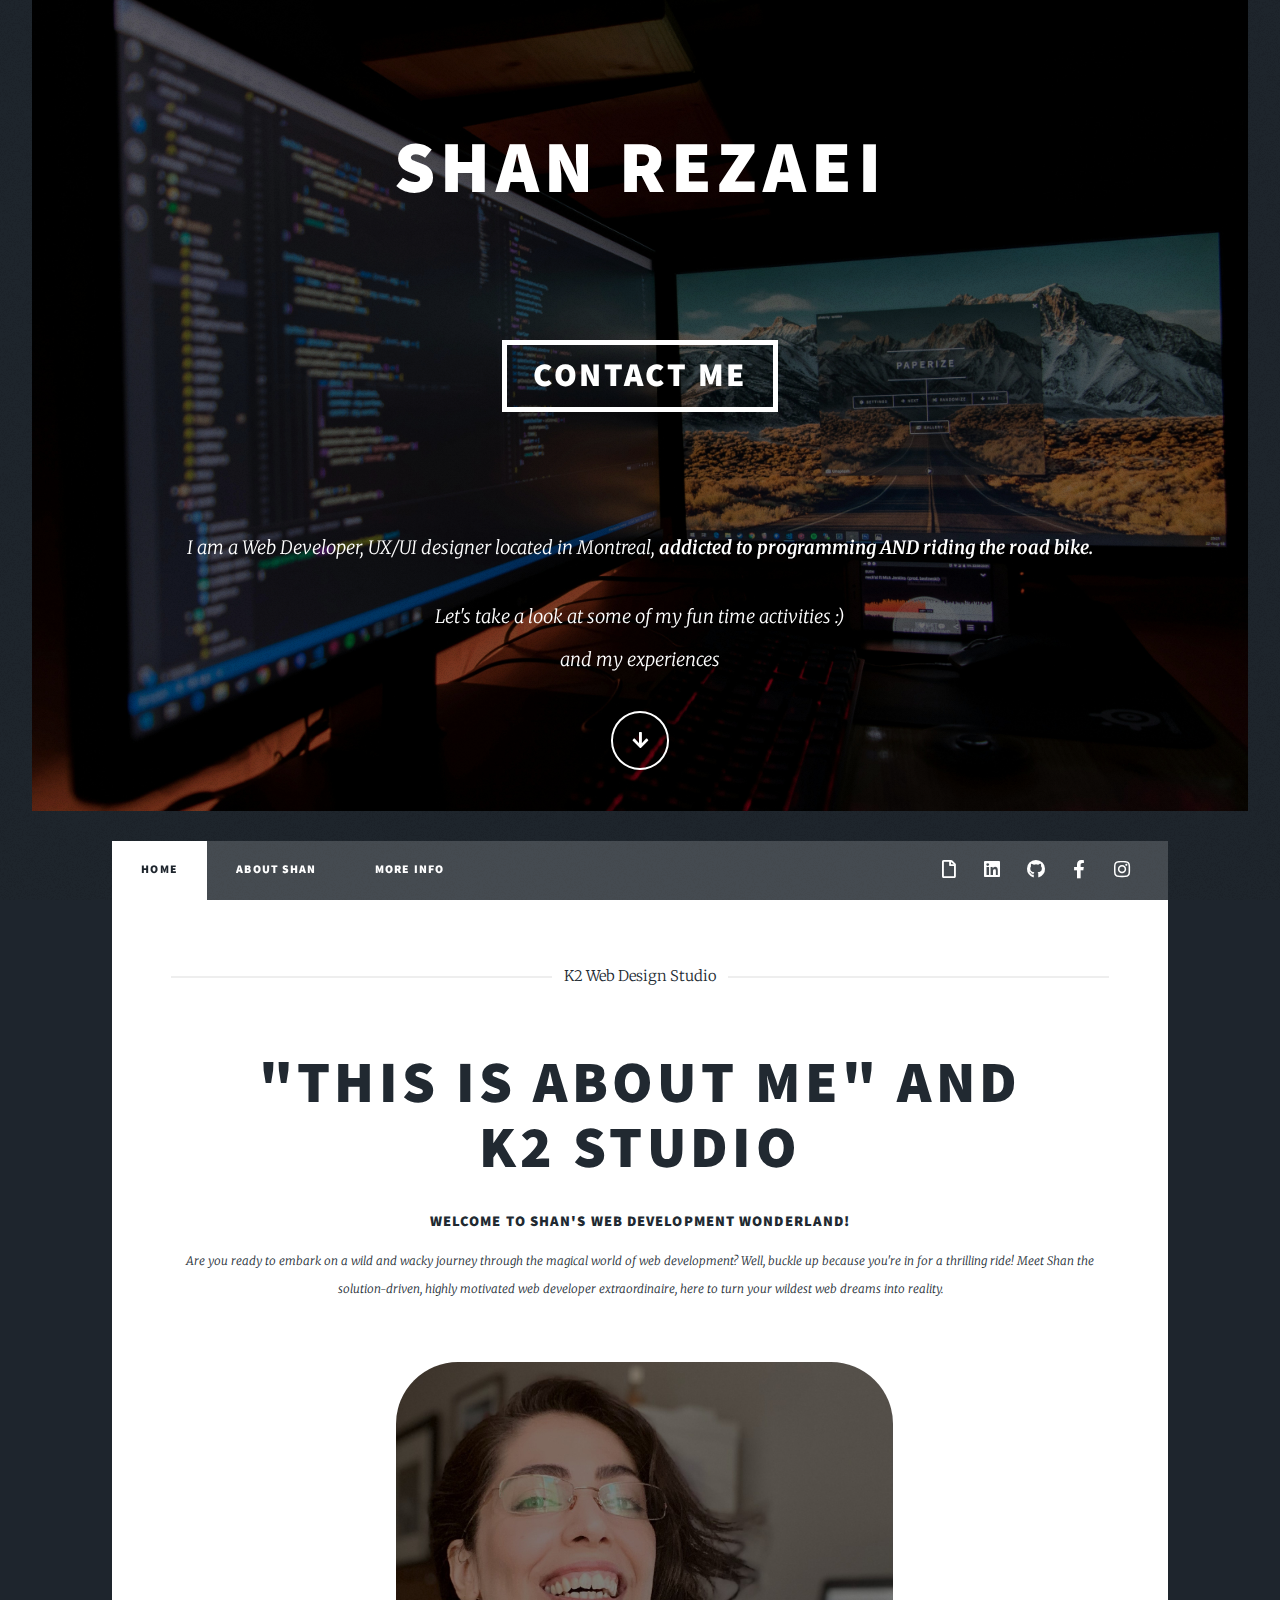
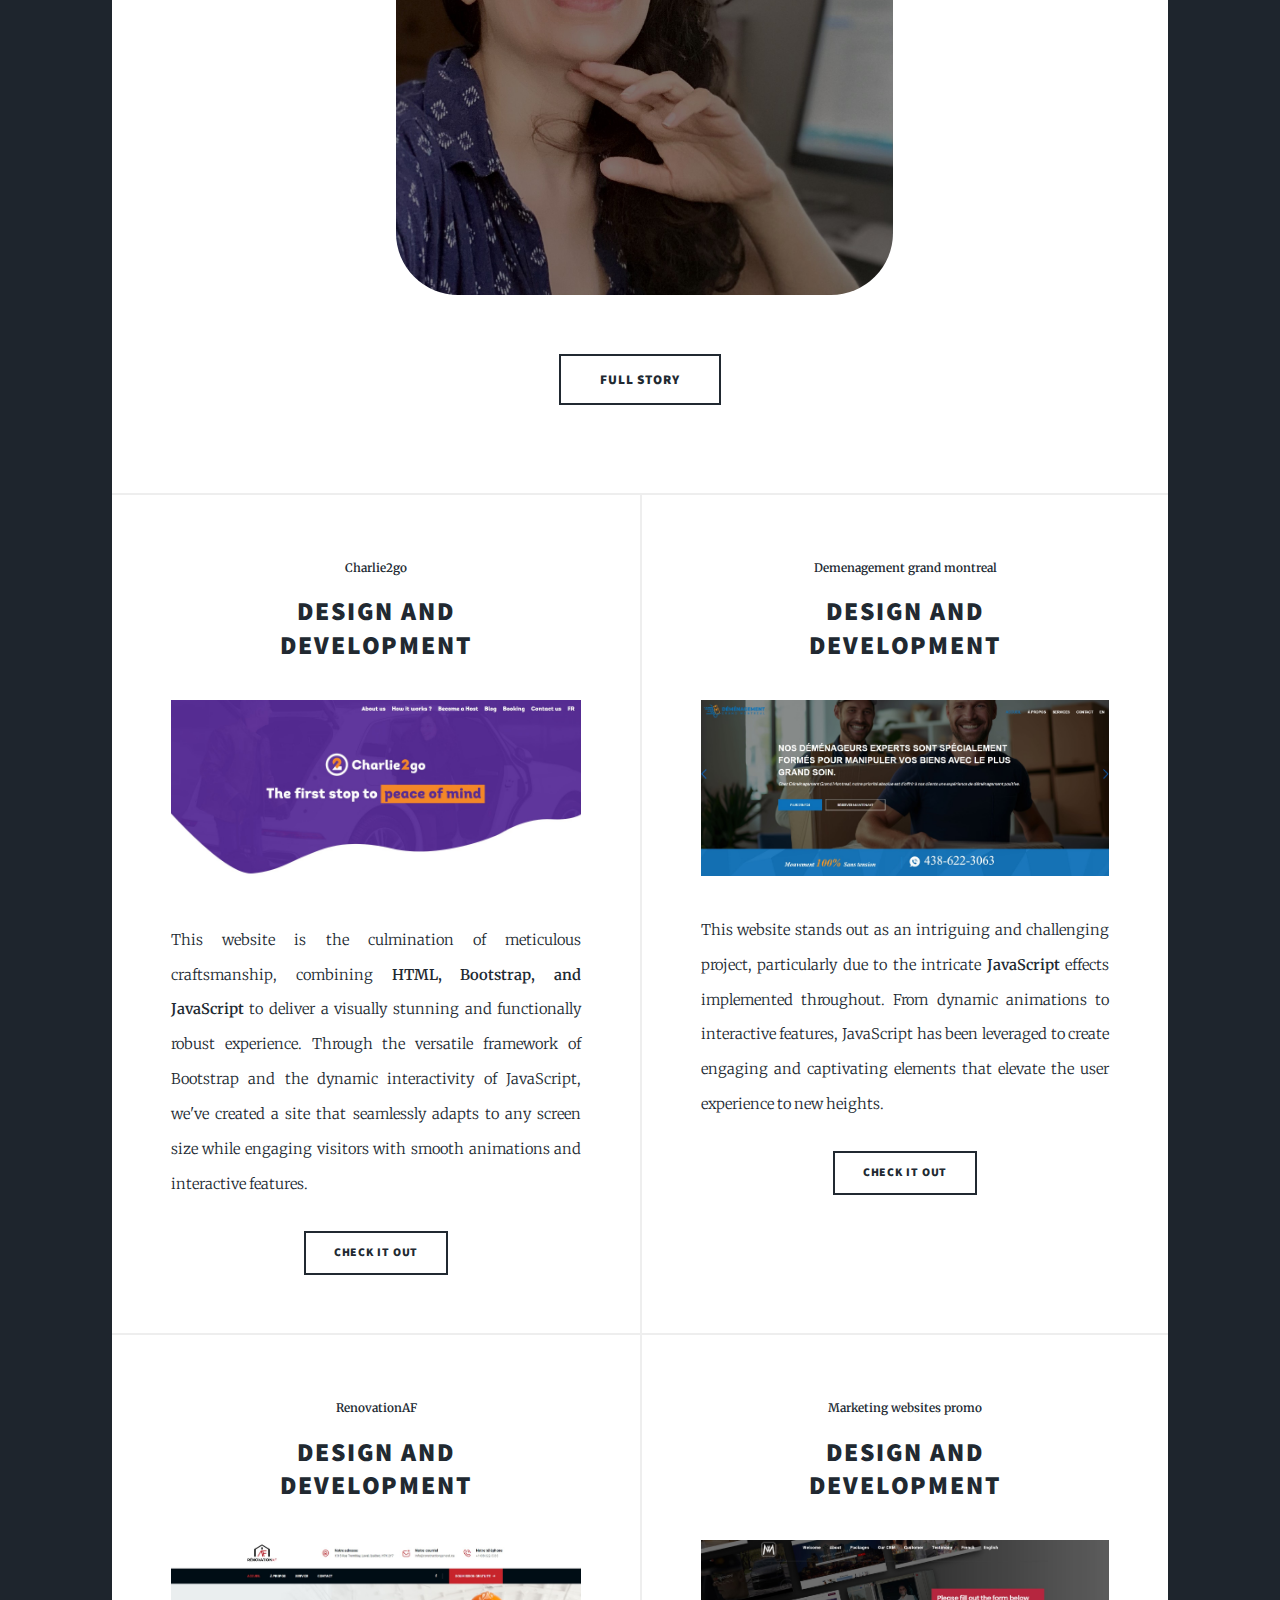
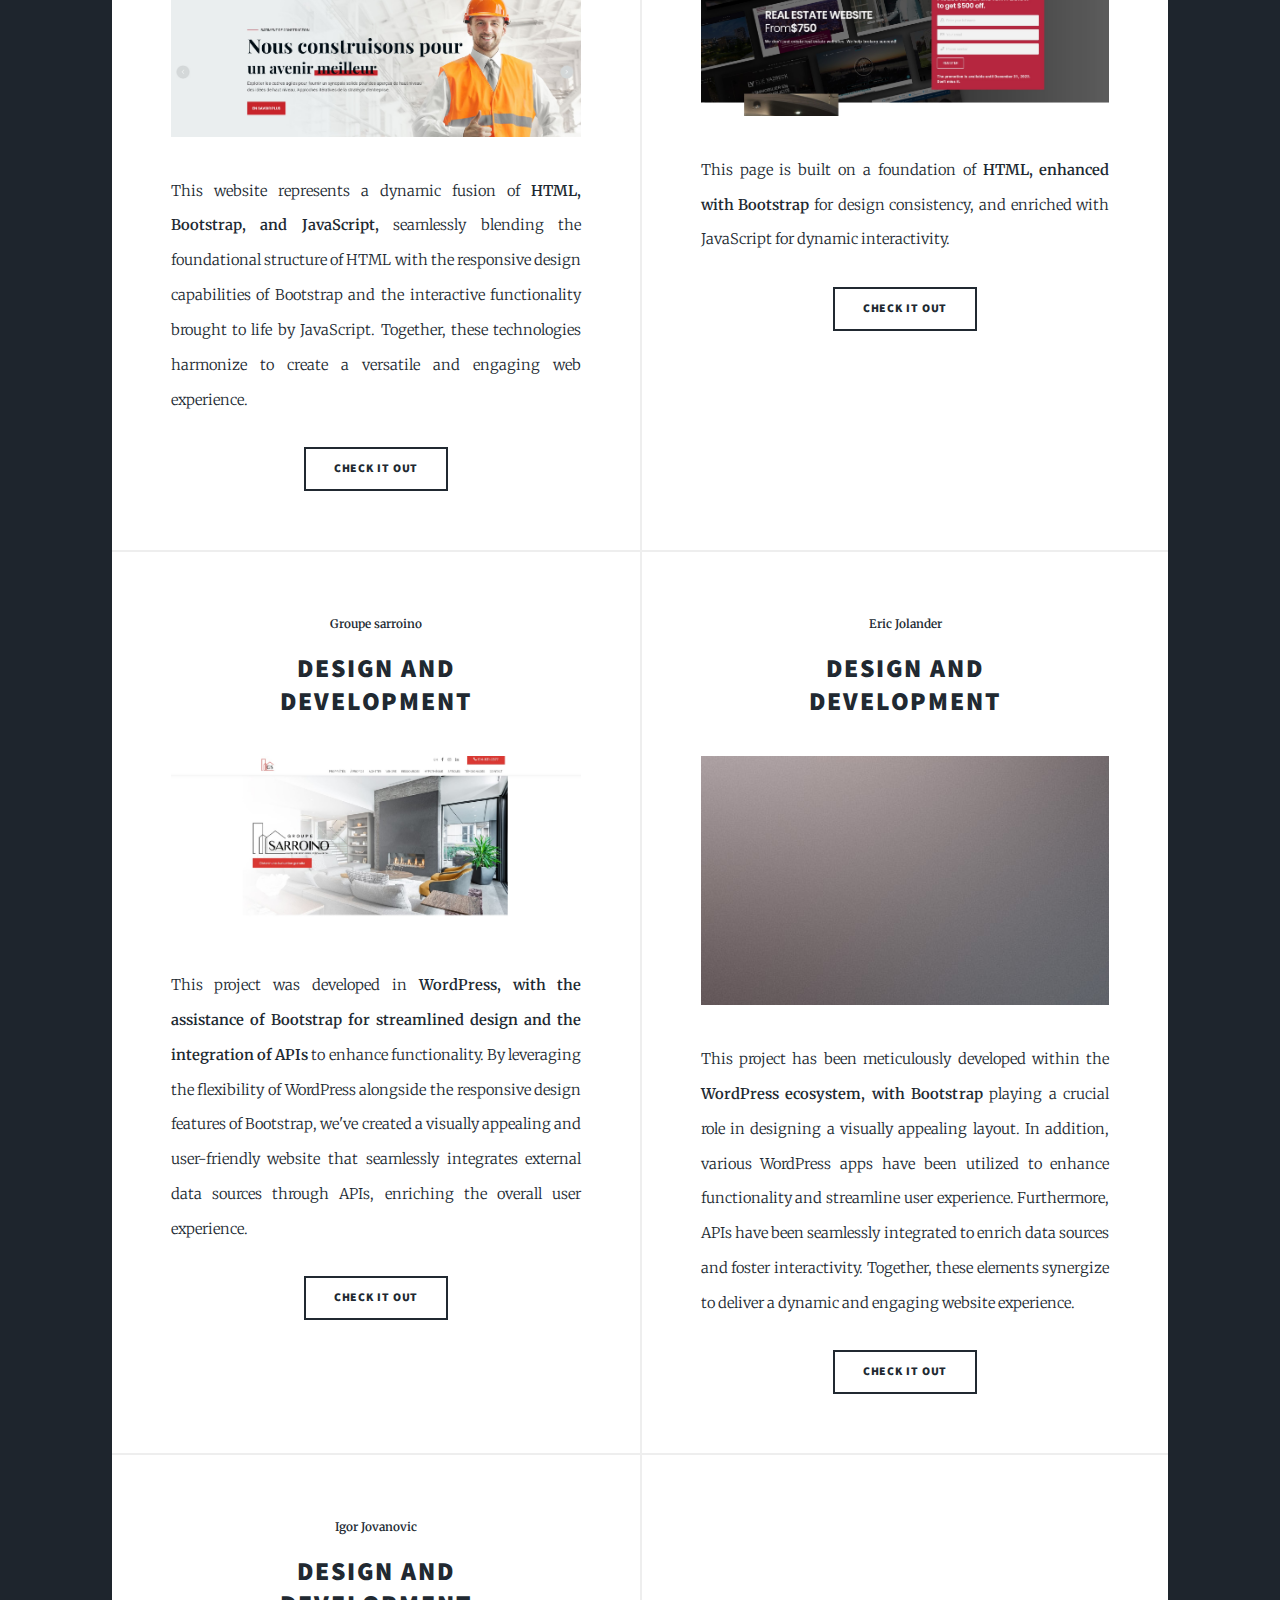
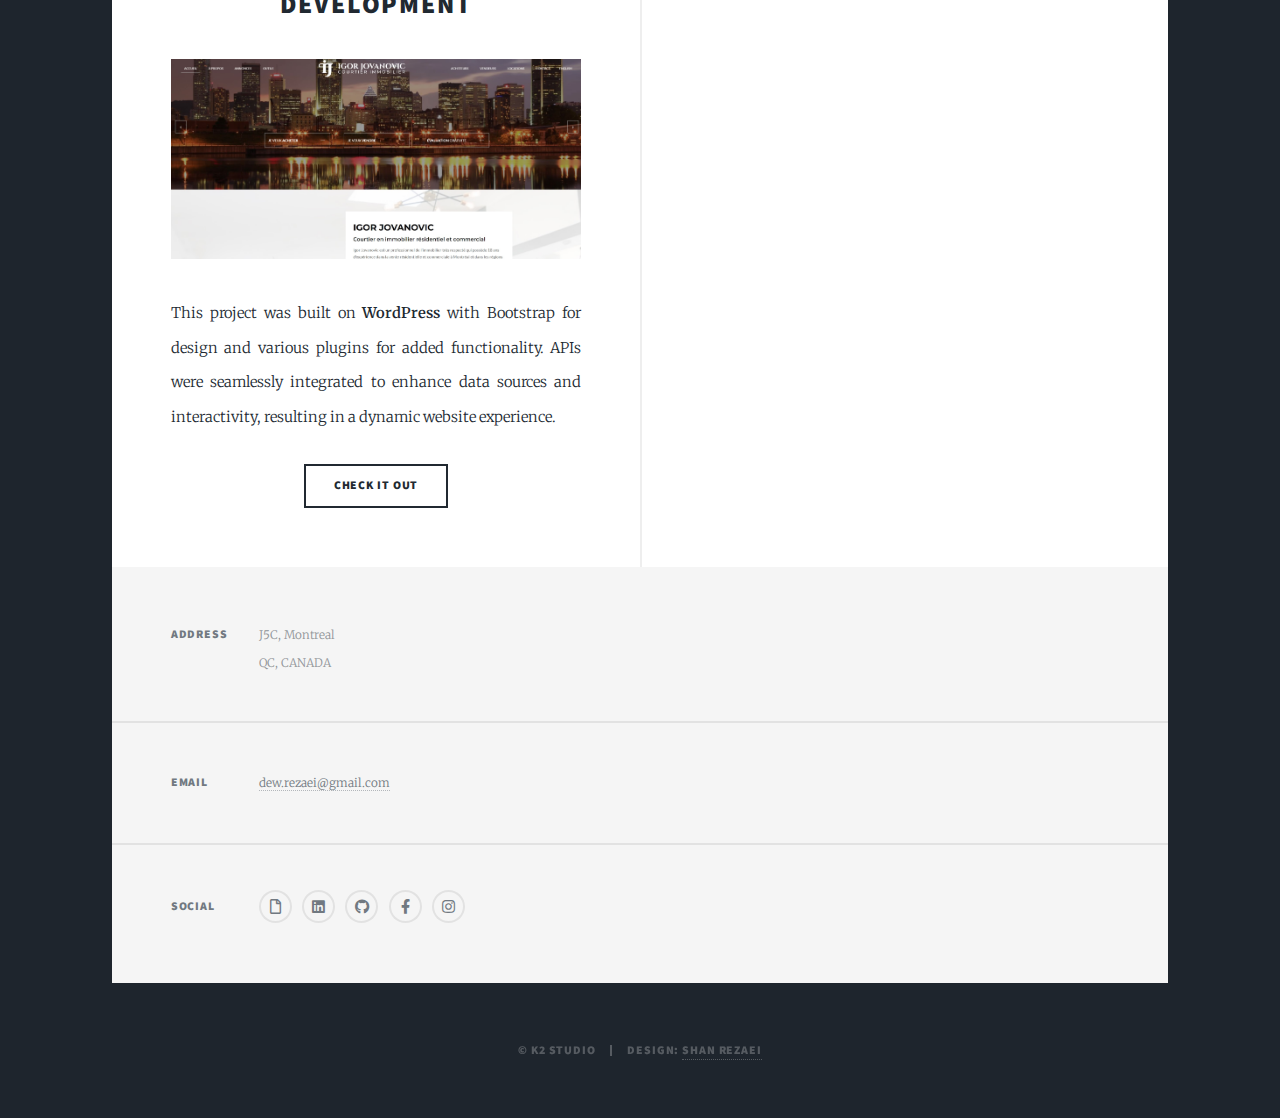
<file: index.html>
<!DOCTYPE HTML>
<!--
	shan rezaei portfolio
	
	Free
-->
<html>
	<head>
		<title>Shan Rezaei</title>
		<meta charset="utf-8" />
		<meta name="viewport" content="width=device-width, initial-scale=1, user-scalable=no" />
		<link rel="stylesheet" href="assets/css/main.css" />
		<noscript><link rel="stylesheet" href="assets/css/noscript.css" /></noscript>
	</head>
	<body class="is-preload">

		<!-- Wrapper -->
			<div id="wrapper" class="fade-in">

				<!-- Intro -->
					<div id="intro">
						<h1>Shan Rezaei</h1>
						<header id="header">
							<a href="https://bold.pro/my/shan-rezaei/453/contact" class="logo" target="_blank">Contact me</a>
						</header>
						<p>I am a Web Developer, UX/UI designer located in Montreal, <b>addicted to programming AND riding the road bike.</b> </p>
						<p>Let's take a look at some of my fun time activities :) <br> and my experiences </p>
						<ul class="actions">
							<li><a href="#header" class="button icon solid solo fa-arrow-down scrolly">Continue</a></li>
						</ul>
					</div>

				<!-- Header -->
					<header id="header">
						<a href="https://bold.pro/my/shan-rezaei/453/contact" class="logo" target="_blank">Contact me</a>
					</header>

				<!-- Nav -->
					<nav id="nav">
						<ul class="links">
							<li class="active"><a href="index.html">Home</a></li>
							<li><a href="aboutme.html">About Shan</a></li>
							<li><a href="moreinfo.html">More Info</a></li>
						</ul>
						<ul class="icons">
							<li><a href="https://bold.pro/my/shan-rezaei/453" class="icon fa-solid fa-file" target="_blank"><span class="label">My CV</span></a></li>
							<li><a href="https://www.linkedin.com/in/shan-rezaei-0b515a147/" class="icon brands  fa-linkedin" target="_blank"><span class="label">linkedin</span></a></li>
							<li><a href="https://github.com/ShanRezaei" class="icon brands fa-github" target="_blank"><span class="label">GitHub</span></a></li>
							<li><a href="https://www.facebook.com/rocio.rezaei/" class="icon brands fa-facebook-f" target="_blank"><span class="label">Facebook</span></a></li>
							<li><a href="https://www.instagram.com/shan_rezaei/" class="icon brands fa-instagram" target="_blank"><span class="label">Instagram</span></a></li>
							
						</ul>
					</nav>

				<!-- Main -->
					<div id="main">

						<!-- Featured Post -->
							<article class="post featured">
								<header class="major">
									<span class="date">K2 Web Design Studio</span>
									<h2><a href="#">"this is about me" and <br> k2 studio
									</a></h2>
									<h4>Welcome to Shan's Web Development Wonderland!</h4>
									
									<p>Are you ready to embark on a wild and wacky journey through the magical world of web development? Well, buckle up because you're in for a thrilling ride! Meet Shan the solution-driven, highly motivated web developer extraordinaire, here to turn your wildest web dreams into reality.</p>
								</header>
								<a href="#" class="image main shan"><img src="images/pic01.jpg" alt=""  style="border-radius:62px ; margin-left: 24%;"/></a>
								<ul class="actions special">
									<li><a href="aboutme.html" class="button large">Full Story</a></li>
								</ul>
							</article>

						<!-- Posts -->
							<section class="posts">
								<article>
									<header>
										<span class="date"><b> Charlie2go</b></span>
										<h2><a href="https://mwdemos.ca/charlie2go/">Design AND<br />
										Development</a></h2>
									</header>
									<a href="https://mwdemos.ca/charlie2go/" class="image fit"><img src="images/pic02.jpg" alt="" /></a>
									<p>This website is the culmination of meticulous craftsmanship, combining <b>HTML, Bootstrap, and JavaScript</b>  to deliver a visually stunning and functionally robust experience. Through the versatile framework of Bootstrap and the dynamic interactivity of JavaScript, we've created a site that seamlessly adapts to any screen size while engaging visitors with smooth animations and interactive features.</p>
									<ul class="actions special">
										<li><a href="https://mwdemos.ca/charlie2go/" class="button">Check it out </a></li>
									</ul>
								</article>
								<article>
									<header>
										<span class="date"> <b>Demenagement grand montreal</b></span>
										<h2><a href="https://demenagementgrandmontreal.com/">Design AND<br />
										Development</a></h2>
									</header>
									<a href="https://demenagementgrandmontreal.com/" class="image fit"><img src="images/pic03.jpg" alt="" /></a>
									<p>This website stands out as an intriguing and challenging project, particularly due to the intricate <b>JavaScript</b>  effects implemented throughout. From dynamic animations to interactive features, JavaScript has been leveraged to create engaging and captivating elements that elevate the user experience to new heights.</p>
									<ul class="actions special">
										<li><a href="https://demenagementgrandmontreal.com/" class="button">Check it out</a></li>
									</ul>
								</article>
								<article>
									<header>
										<span class="date"><b>RenovationAF</b> </span>
										<h2><a href="https://mwdemos.ca/renovation_generale/RenovationAF_fr/">Design AND<br />
											Development</a></h2>
									</header>
									<a href="https://mwdemos.ca/renovation_generale/RenovationAF_fr/" class="image fit"><img src="images/pic04.jpg" alt="" /></a>
									<p>This website represents a dynamic fusion of <b> HTML, Bootstrap, and JavaScript,</b> seamlessly blending the foundational structure of HTML with the responsive design capabilities of Bootstrap and the interactive functionality brought to life by JavaScript. Together, these technologies harmonize to create a versatile and engaging web experience.</p>
									<ul class="actions special">
										<li><a href="https://mwdemos.ca/renovation_generale/RenovationAF_fr/" class="button">Check it out</a></li>
									</ul>
								</article>
								<article>
									<header>
										<span class="date"><b>Marketing websites promo</b> </span>
										<h2><a href="https://marketingwebsites.ca/promo/">Design and<br />
										development</a></h2>
									</header>
									<a href="https://marketingwebsites.ca/promo/" class="image fit"><img src="images/pic05.jpg" alt="" /></a>
									<p>This page is built on a foundation of <b>HTML, enhanced with Bootstrap</b>  for design consistency, and enriched with JavaScript for dynamic interactivity.</p>
									<ul class="actions special">
										<li><a href="https://marketingwebsites.ca/promo/" class="button">check it out</a></li>
									</ul>
								</article>
								<article>
									<header>
										<span class="date" ><b>Groupe sarroino</b> </span>
										<h2><a href="https://www.groupesarroino.com/">Design and<br />
										development</a></h2>
									</header>
									<a href="https://www.groupesarroino.com/" class="image fit"><img src="images/pic06.jpg" alt="" /></a>
									<p>This project was developed in <b>WordPress, with the assistance of Bootstrap for streamlined design and the integration of APIs </b> to enhance functionality. By leveraging the flexibility of WordPress alongside the responsive design features of Bootstrap, we've created a visually appealing and user-friendly website that seamlessly integrates external data sources through APIs, enriching the overall user experience.</p>
									<ul class="actions special">
										<li><a href="https://www.groupesarroino.com/" class="button">Check it out</a></li>
									</ul>
								</article>
								<article>
									<header>
										<span class="date"><b>Eric Jolander</b></span>
										<h2><a href="https://www.ericjolander.com/">design and <br />
										development</a></h2>
									</header>
									<a href="https://www.ericjolander.com/" class="image fit"><img src="images/pic07.jpg" alt="" /></a>
									<p>This project has been meticulously developed within the <b>WordPress ecosystem, with Bootstrap </b> playing a crucial role in designing a visually appealing layout. In addition, various WordPress apps have been utilized to enhance functionality and streamline user experience. Furthermore, APIs have been seamlessly integrated to enrich data sources and foster interactivity. Together, these elements synergize to deliver a dynamic and engaging website experience.</p>
									<ul class="actions special">
										<li><a href="https://www.ericjolander.com/" class="button">check it out</a></li>
									</ul>
								</article>
								<article>
									<header>
										<span class="date"><b>Igor Jovanovic</b></span>
										<h2><a href="https://igorimmo.com/">design and <br />
										development</a></h2>
									</header>
									<a href="https://igorimmo.com/" class="image fit"><img src="images/pic10.jpg" alt="" /></a>
									<p>This project was built on <b>WordPress</b>  with Bootstrap for design and various plugins for added functionality. APIs were seamlessly integrated to enhance data sources and interactivity, resulting in a dynamic website experience.</p>
									<ul class="actions special">
										<li><a href="https://igorimmo.com/" class="button">check it out</a></li>
									</ul>
								</article>
								<article>
									<!-- <header>
										<span class="date"><b>Igor Jovanovic</b></span>
										<h2><a href="https://igorimmo.com/">design and <br />
										development</a></h2>
									</header>
									<a href="https://igorimmo.com/" class="image fit"><img src="images/pic10.jpg" alt="" /></a>
									<p>Donec eget ex magna. Interdum et malesuada fames ac ante ipsum primis in faucibus. Pellentesque venenatis dolor imperdiet dolor mattis sagittis magna etiam.</p>
									<ul class="actions special">
										<li><a href="https://igorimmo.com/" class="button">check it out</a></li>
									</ul> -->
								</article>
							</section>

						<!-- Footer -->
							<!-- <footer>
								<div class="pagination">
									<a href="#" class="previous">Prev</a>
									<a href="#" class="page active">1</a>
									<a href="#" class="page">2</a>
									<a href="#" class="page">3</a>
									<span class="extra">&hellip;</span>
									<a href="#" class="page">8</a>
									<a href="#" class="page">9</a>
									<a href="#" class="page">10</a>
									<a href="#" class="next">Next</a>
								</div>
							</footer> -->

					</div>

				<!-- Footer -->
					<footer id="footer">
						<!-- <section>
							<form method="post" action="#">
								<div class="fields">
									<div class="field">
										<label for="name">Name</label>
										<input type="text" name="name" id="name" />
									</div>
									<div class="field">
										<label for="email">Email</label>
										<input type="text" name="email" id="email" />
									</div>
									<div class="field">
										<label for="message">Message</label>
										<textarea name="message" id="message" rows="3"></textarea>
									</div>
								</div>
								<ul class="actions">
									<li><input type="submit" value="Send Message" /></li>
								</ul>
							</form>
						</section> -->
						<section class="split contact">
							<section class="alt">
								<h3>Address</h3>
								<p>J5C, Montreal<br />
								QC, CANADA</p>
							</section>
							<!-- <section>
								<h3>Phone</h3>
								<p><a href="#">(438) 000-0000</a></p>
							</section> -->
							<section>
								<h3>Email</h3>
								<p><a href="mailto:dew.rezaei@gmail.com">dew.rezaei@gmail.com</a></p>
								
							</section>
							<section>
								<h3>Social</h3>
								<ul class="icons alt">
									<li><a href="https://bold.pro/my/shan-rezaei/453" class="icon alt fa-solid fa-file" target="_blank"><span class="label">My CV</span></a></li>
							<li><a href="https://www.linkedin.com/in/shan-rezaei-0b515a147/" class="icon brands  fa-linkedin" target="_blank"><span class="label">linkedin</span></a></li>
							<li><a href="https://github.com/ShanRezaei" class="icon brands alt fa-github" target="_blank"><span class="label">GitHub</span></a></li>
							<li><a href="https://www.facebook.com/rocio.rezaei/" class="icon alt brands fa-facebook-f" target="_blank"><span class="label">Facebook</span></a></li>
							<li><a href="https://www.instagram.com/shan_rezaei/" class="icon alt brands fa-instagram" target="_blank"><span class="label">Instagram</span></a></li>
									
								</ul>
							</section>
						</section>
					</footer>

				<!-- Copyright -->
					<div id="copyright">
						<ul><li>&copy; K2 Studio</li><li>Design: <a href="#">Shan Rezaei</a></li></ul>
					</div>

			</div>

		<!-- Scripts -->
			<script src="assets/js/jquery.min.js"></script>
			<script src="assets/js/jquery.scrollex.min.js"></script>
			<script src="assets/js/jquery.scrolly.min.js"></script>
			<script src="assets/js/browser.min.js"></script>
			<script src="assets/js/breakpoints.min.js"></script>
			<script src="assets/js/util.js"></script>
			<script src="assets/js/main.js"></script>

	</body>
</html>
</file>
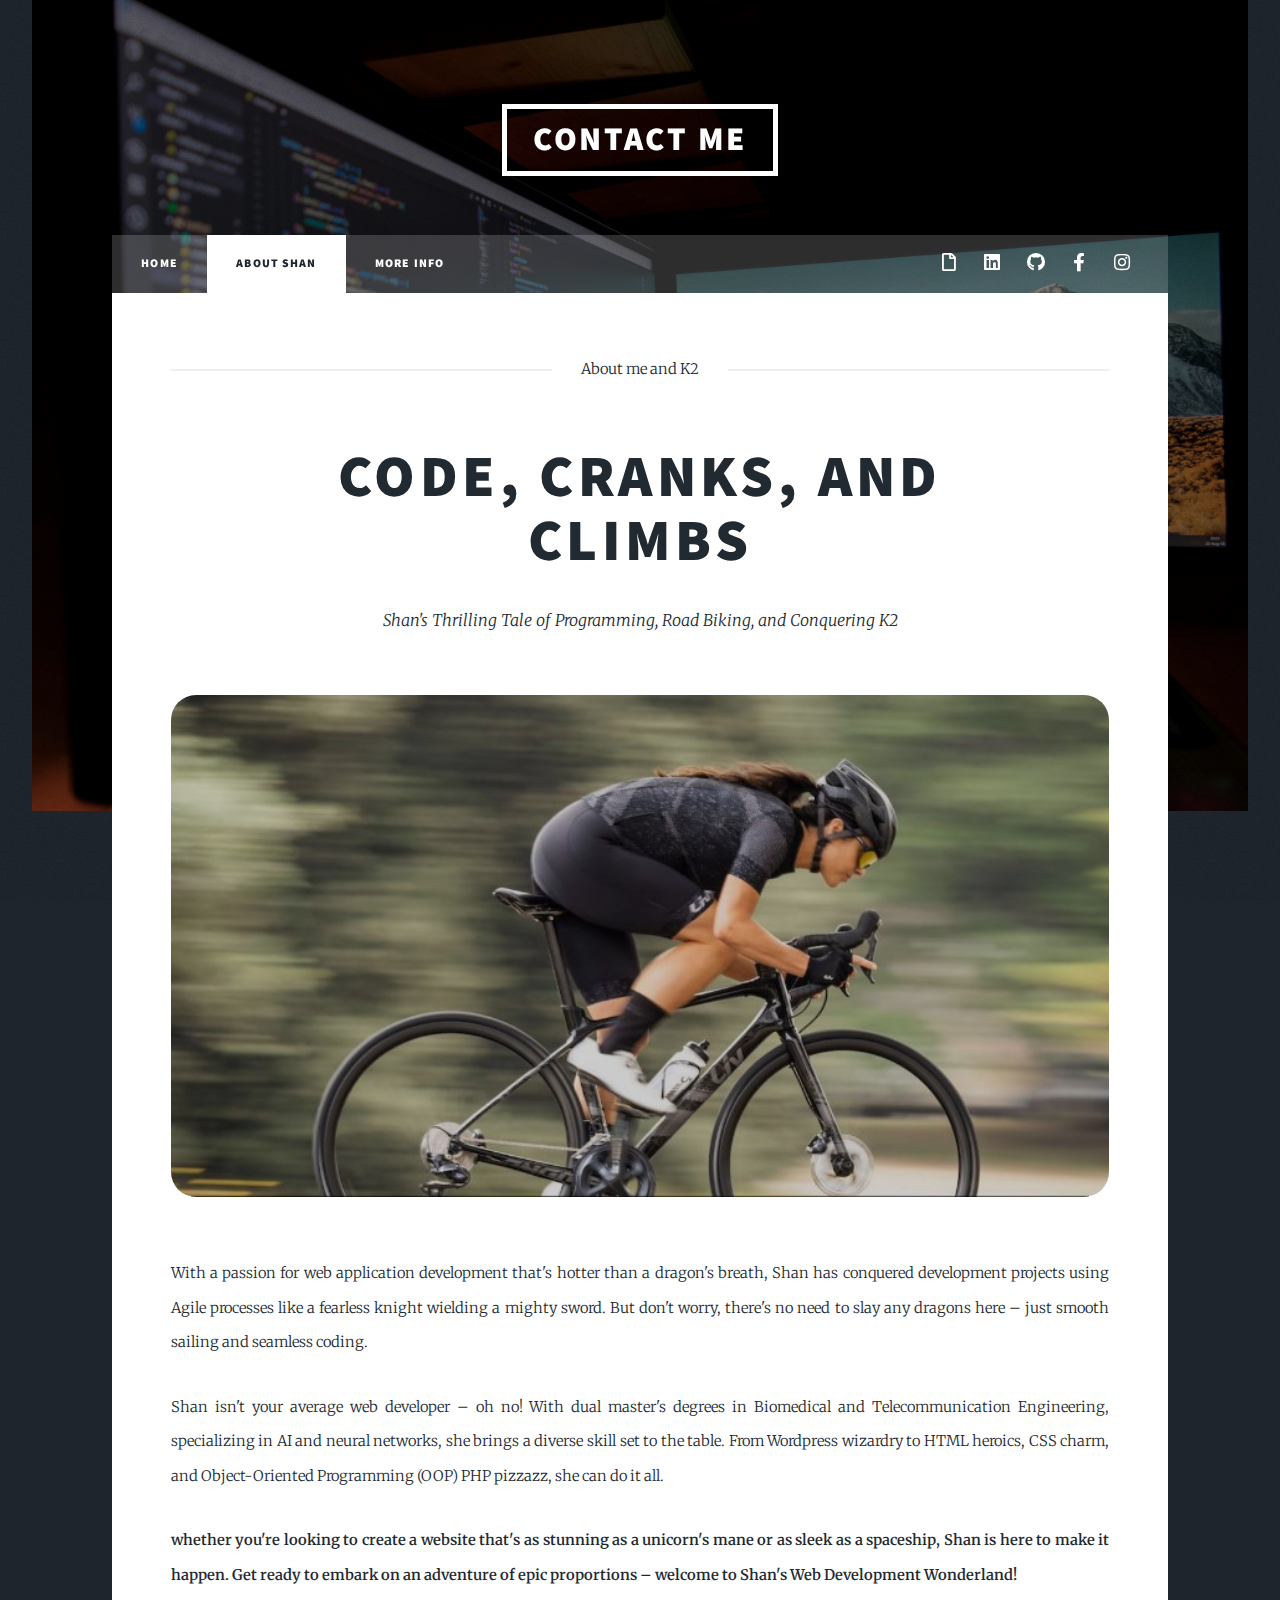
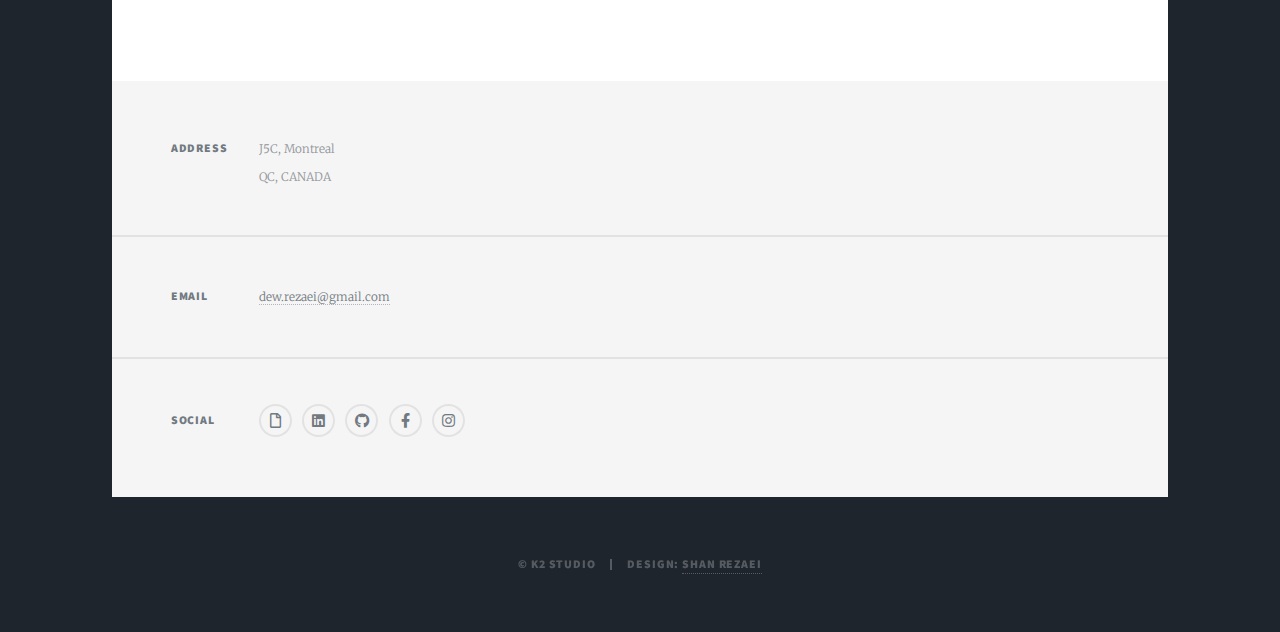
<file: aboutme.html>
<!DOCTYPE HTML>
<!--
	shan rezaei
-->
<html>
	<head>
		<title>about me</title>
		<meta charset="utf-8" />
		<meta name="viewport" content="width=device-width, initial-scale=1, user-scalable=no" />
		<link rel="stylesheet" href="assets/css/main.css" />
		<noscript><link rel="stylesheet" href="assets/css/noscript.css" /></noscript>
	</head>
	<body class="is-preload">

		<!-- Wrapper -->
			<div id="wrapper">

				<!-- Header -->
				<header id="header">
					<a href="https://bold.pro/my/shan-rezaei/453/contact" class="logo" target="_blank">Contact me</a>
				</header>


				<!-- Nav -->
					<nav id="nav">
						<ul class="links">
							<li><a href="index.html">Home</a></li>
							<li class="active"><a href="aboutme.html">About Shan</a></li>
							<li><a href="moreinfo.html">More Info</a></li>
						</ul>
						<ul class="icons">
							<li><a href="https://bold.pro/my/shan-rezaei/453" class="icon fa-solid fa-file" target="_blank"><span class="label">My CV</span></a></li>
							<li><a href="https://www.linkedin.com/in/shan-rezaei-0b515a147/" class="icon brands  fa-linkedin" target="_blank"><span class="label">linkedin</span></a></li>
							<li><a href="https://github.com/ShanRezaei" class="icon brands fa-github" target="_blank"><span class="label">GitHub</span></a></li>
							<li><a href="https://www.facebook.com/rocio.rezaei/" class="icon brands fa-facebook-f" target="_blank"><span class="label">Facebook</span></a></li>
							<li><a href="https://www.instagram.com/shan_rezaei/" class="icon brands fa-instagram" target="_blank"><span class="label">Instagram</span></a></li>
						</ul>
					</nav>

				<!-- Main -->
					<div id="main">

						<!-- Post -->
							<section class="post">
								<header class="major">
									<span class="date">About me and K2</span>
									<h1>Code, Cranks, and <br />
										Climbs</h1>
									<p>Shan's Thrilling Tale of Programming, Road Biking, and Conquering K2</p>
								</header>
								<div class="image main"><img src="images/pic11.jpg" alt="" style="border-radius: 25px;"/></div>
								<p>With a passion for web application development that's hotter than a dragon's breath, Shan has conquered development projects using Agile processes like a fearless knight wielding a mighty sword. But don't worry, there's no need to slay any dragons here – just smooth sailing and seamless coding.</p>
								<p>Shan isn't your average web developer – oh no! With dual master's degrees in Biomedical and Telecommunication Engineering, specializing in AI and neural networks, she brings a diverse skill set to the table. From Wordpress wizardry to HTML heroics, CSS charm, and Object-Oriented Programming (OOP) PHP pizzazz, she can do it all.</p>
								<p><b>whether you're looking to create a website that's as stunning as a unicorn's mane or as sleek as a spaceship, Shan is here to make it happen. Get ready to embark on an adventure of epic proportions – welcome to Shan's Web Development Wonderland!</b></p>
							</section>

					</div>

				<!-- Footer -->
					<footer id="footer">
						<!-- <section>
							<form method="post" action="#">
								<div class="fields">
									<div class="field">
										<label for="name">Name</label>
										<input type="text" name="name" id="name" />
									</div>
									<div class="field">
										<label for="email">Email</label>
										<input type="text" name="email" id="email" />
									</div>
									<div class="field">
										<label for="message">Message</label>
										<textarea name="message" id="message" rows="3"></textarea>
									</div>
								</div>
								<ul class="actions">
									<li><input type="submit" value="Send Message" /></li>
								</ul>
							</form>
						</section> -->
						<section class="split contact">
							<section class="alt">
								<h3>Address</h3>
								<p>J5C, Montreal<br />
								QC, CANADA</p>
							</section>
							<!-- <section>
								<h3>Phone</h3>
								<p><a href="#">(438) 000-0000</a></p>
							</section> -->
							<section>
								<h3>Email</h3>
								<p><a href="mailto:dew.rezaei@gmail.com">dew.rezaei@gmail.com</a></p>
							</section>
							<section>
								<h3>Social</h3>
								<ul class="icons alt">
									<li><a href="https://bold.pro/my/shan-rezaei/453" class="icon alt fa-solid fa-file" target="_blank"><span class="label">My CV</span></a></li>
							<li><a href="https://www.linkedin.com/in/shan-rezaei-0b515a147/" class="icon brands  fa-linkedin" target="_blank"><span class="label">linkedin</span></a></li>
							<li><a href="https://github.com/ShanRezaei" class="icon brands alt fa-github" target="_blank"><span class="label">GitHub</span></a></li>
							<li><a href="https://www.facebook.com/rocio.rezaei/" class="icon alt brands fa-facebook-f" target="_blank"><span class="label">Facebook</span></a></li>
							<li><a href="https://www.instagram.com/shan_rezaei/" class="icon alt brands fa-instagram" target="_blank"><span class="label">Instagram</span></a></li>
									
								</ul>
							</section>
						</section>
					</footer>

				<!-- Copyright -->
				<div id="copyright">
					<ul><li>&copy; K2 Studio</li><li>Design: <a href="#">Shan Rezaei</a></li></ul>
				</div>

			</div>

		<!-- Scripts -->
			<script src="assets/js/jquery.min.js"></script>
			<script src="assets/js/jquery.scrollex.min.js"></script>
			<script src="assets/js/jquery.scrolly.min.js"></script>
			<script src="assets/js/browser.min.js"></script>
			<script src="assets/js/breakpoints.min.js"></script>
			<script src="assets/js/util.js"></script>
			<script src="assets/js/main.js"></script>

	</body>
</html>
</file>
<file: assets/css/main.css>
@import url(fontawesome-all.min.css);
@import url("https://fonts.googleapis.com/css?family=Merriweather:300,700,300italic,700italic|Source+Sans+Pro:900");

/*
	Massively by HTML5 UP
	html5up.net | @ajlkn
	Free for personal and commercial use under the CCA 3.0 license (html5up.net/license)
*/

html, body, div, span, applet, object,
iframe, h1, h2, h3, h4, h5, h6, p, blockquote,
pre, a, abbr, acronym, address, big, cite,
code, del, dfn, em, img, ins, kbd, q, s, samp,
small, strike, strong, sub, sup, tt, var, b,
u, i, center, dl, dt, dd, ol, ul, li, fieldset,
form, label, legend, table, caption, tbody,
tfoot, thead, tr, th, td, article, aside,
canvas, details, embed, figure, figcaption,
footer, header, hgroup, menu, nav, output, ruby,
section, summary, time, mark, audio, video {
	margin: 0;
	padding: 0;
	border: 0;
	font-size: 100%;
	font: inherit;
	vertical-align: baseline;}

article, aside, details, figcaption, figure,
footer, header, hgroup, menu, nav, section {
	display: block;}

body {
	line-height: 1;
}

ol, ul {
	list-style: none;
}

blockquote, q {
	quotes: none;
}

	blockquote:before, blockquote:after, q:before, q:after {
		content: '';
		content: none;
	}

table {
	border-collapse: collapse;
	border-spacing: 0;
}

body {
	-webkit-text-size-adjust: none;
}

mark {
	background-color: transparent;
	color: inherit;
}

input::-moz-focus-inner {
	border: 0;
	padding: 0;
}

input, select, textarea {
	-moz-appearance: none;
	-webkit-appearance: none;
	-ms-appearance: none;
	appearance: none;
}

/* Basic */

	@-ms-viewport {
		width: device-width;
	}

	body {
		-ms-overflow-style: scrollbar;
	}

	@media screen and (max-width: 480px) {

		html, body {
			min-width: 320px;
		}

	}

	html {
		box-sizing: border-box;
	}

	*, *:before, *:after {
		box-sizing: inherit;
	}

	body {
		background-color: #1e252d;
	}

		body.is-preload *, body.is-preload *:before, body.is-preload *:after {
			-moz-animation: none !important;
			-webkit-animation: none !important;
			-ms-animation: none !important;
			animation: none !important;
			-moz-transition: none !important;
			-webkit-transition: none !important;
			-ms-transition: none !important;
			transition: none !important;
		}

/* Type */

	html {
		font-size: 16pt;
	}

		@media screen and (max-width: 1680px) {

			html {
				font-size: 12pt;
			}

		}

		@media screen and (max-width: 1280px) {

			html {
				font-size: 11pt;
			}

		}

		@media screen and (max-width: 360px) {

			html {
				font-size: 10pt;
			}

		}

	body {
		color: #212931;
	}

	body, input, select, textarea {
		font-family: "Merriweather", Georgia, serif;
		font-weight: 300;
		font-size: 1rem;
		line-height: 2.375;
	}

	a {
		-moz-transition: color 0.2s ease-in-out, background-color 0.2s ease-in-out, border-color 0.2s ease-in-out, box-shadow 0.2s ease-in-out;
		-webkit-transition: color 0.2s ease-in-out, background-color 0.2s ease-in-out, border-color 0.2s ease-in-out, box-shadow 0.2s ease-in-out;
		-ms-transition: color 0.2s ease-in-out, background-color 0.2s ease-in-out, border-color 0.2s ease-in-out, box-shadow 0.2s ease-in-out;
		transition: color 0.2s ease-in-out, background-color 0.2s ease-in-out, border-color 0.2s ease-in-out, box-shadow 0.2s ease-in-out;
		border-bottom: dotted 1px;
		text-decoration: none;
	}

		a:hover {
			border-bottom-color: transparent;
		}

	strong, b {
		font-weight: 600;
	}

	em, i {
		font-style: italic;
	}

	p {
		text-align: justify;
		margin: 0 0 2rem 0;
	}

	h1, h2, h3, h4, h5, h6 {
		font-family: "Source Sans Pro", Helvetica, sans-serif;
		font-weight: 900;
		line-height: 1.5;
		letter-spacing: 0.075em;
		text-transform: uppercase;
		margin: 0 0 1rem 0;
	}

		h1 a, h2 a, h3 a, h4 a, h5 a, h6 a {
			border-bottom: 0;
			color: inherit;
			text-decoration: none;
		}

	h1 {
		font-size: 4rem;
		line-height: 1.1;
		margin: 0 0 2rem 0;
	}

	h2 {
		font-size: 1.75rem;
		line-height: 1.3;
		margin: 0 0 1.5rem 0;
	}

	h3 {
		font-size: 1.25rem;
		margin: 0 0 1.5rem 0;
	}

	h4 {
		font-size: 1rem;
	}

	h5 {
		font-size: 0.9rem;
	}

	h6 {
		font-size: 0.8rem;
	}

	sub {
		font-size: 0.8rem;
		position: relative;
		top: 0.5rem;
	}

	sup {
		font-size: 0.8rem;
		position: relative;
		top: -0.5rem;
	}

	blockquote {
		border-left: solid 4px;
		font-style: italic;
		margin: 0 0 2rem 0;
		padding: 0.5rem 0 0.5rem 2rem;
	}

	code {
		border: solid 2px;
		font-family: "Courier New", monospace;
		font-size: 0.9rem;
		margin: 0 0.25rem;
		padding: 0.25rem 0.65rem;
	}

	pre {
		-webkit-overflow-scrolling: touch;
		font-family: "Courier New", monospace;
		font-size: 0.9rem;
		margin: 0 0 2rem 0;
	}

		pre code {
			display: block;
			line-height: 1.75;
			padding: 1rem 1.5rem;
			overflow-x: auto;
		}

	hr {
		border: 0;
		border-bottom: solid 2px;
		margin: 3rem 0;
	}

		hr.major {
			margin: 5rem 0;
		}

	.align-left {
		text-align: left;
	}

	.align-center {
		text-align: center;
	}

	.align-right {
		text-align: right;
	}

	input, select, textarea {
		color: #212931;
	}

	a {
		color: #212931;
		border-bottom-color: rgba(33, 41, 49, 0.5);
	}

		a:hover {
			border-bottom-color: transparent;
			color: #18bfef !important;
		}

	strong, b {
		color: #212931;
	}

	h1, h2, h3, h4, h5, h6 {
		color: #212931;
	}

	blockquote {
		border-left-color: #eeeeee;
	}

	code {
		background: rgba(220, 220, 220, 0.25);
		border-color: #eeeeee;
	}

	hr {
		border-bottom-color: #eeeeee;
	}

/* Row */

	.row {
		display: flex;
		flex-wrap: wrap;
		box-sizing: border-box;
		align-items: stretch;
	}

		.row > * {
			box-sizing: border-box;
		}

		.row.gtr-uniform > * > :last-child {
			margin-bottom: 0;
		}

		.row.aln-left {
			justify-content: flex-start;
		}

		.row.aln-center {
			justify-content: center;
		}

		.row.aln-right {
			justify-content: flex-end;
		}

		.row.aln-top {
			align-items: flex-start;
		}

		.row.aln-middle {
			align-items: center;
		}

		.row.aln-bottom {
			align-items: flex-end;
		}

		.row > .imp {
			order: -1;
		}

		.row > .col-1 {
			width: 8.33333%;
		}

		.row > .off-1 {
			margin-left: 8.33333%;
		}

		.row > .col-2 {
			width: 16.66667%;
		}

		.row > .off-2 {
			margin-left: 16.66667%;
		}

		.row > .col-3 {
			width: 25%;
		}

		.row > .off-3 {
			margin-left: 25%;
		}

		.row > .col-4 {
			width: 33.33333%;
		}

		.row > .off-4 {
			margin-left: 33.33333%;
		}

		.row > .col-5 {
			width: 41.66667%;
		}

		.row > .off-5 {
			margin-left: 41.66667%;
		}

		.row > .col-6 {
			width: 50%;
		}

		.row > .off-6 {
			margin-left: 50%;
		}

		.row > .col-7 {
			width: 58.33333%;
		}

		.row > .off-7 {
			margin-left: 58.33333%;
		}

		.row > .col-8 {
			width: 66.66667%;
		}

		.row > .off-8 {
			margin-left: 66.66667%;
		}

		.row > .col-9 {
			width: 75%;
		}

		.row > .off-9 {
			margin-left: 75%;
		}

		.row > .col-10 {
			width: 83.33333%;
		}

		.row > .off-10 {
			margin-left: 83.33333%;
		}

		.row > .col-11 {
			width: 91.66667%;
		}

		.row > .off-11 {
			margin-left: 91.66667%;
		}

		.row > .col-12 {
			width: 100%;
		}

		.row > .off-12 {
			margin-left: 100%;
		}

		.row.gtr-0 {
			margin-top: 0;
			margin-left: 0rem;
		}

			.row.gtr-0 > * {
				padding: 0 0 0 0rem;
			}

			.row.gtr-0.gtr-uniform {
				margin-top: 0rem;
			}

				.row.gtr-0.gtr-uniform > * {
					padding-top: 0rem;
				}

		.row.gtr-25 {
			margin-top: 0;
			margin-left: -0.375rem;
		}

			.row.gtr-25 > * {
				padding: 0 0 0 0.375rem;
			}

			.row.gtr-25.gtr-uniform {
				margin-top: -0.375rem;
			}

				.row.gtr-25.gtr-uniform > * {
					padding-top: 0.375rem;
				}

		.row.gtr-50 {
			margin-top: 0;
			margin-left: -0.75rem;
		}

			.row.gtr-50 > * {
				padding: 0 0 0 0.75rem;
			}

			.row.gtr-50.gtr-uniform {
				margin-top: -0.75rem;
			}

				.row.gtr-50.gtr-uniform > * {
					padding-top: 0.75rem;
				}

		.row {
			margin-top: 0;
			margin-left: -1.5rem;
		}

			.row > * {
				padding: 0 0 0 1.5rem;
			}

			.row.gtr-uniform {
				margin-top: -1.5rem;
			}

				.row.gtr-uniform > * {
					padding-top: 1.5rem;
				}

		.row.gtr-150 {
			margin-top: 0;
			margin-left: -2.25rem;
		}

			.row.gtr-150 > * {
				padding: 0 0 0 2.25rem;
			}

			.row.gtr-150.gtr-uniform {
				margin-top: -2.25rem;
			}

				.row.gtr-150.gtr-uniform > * {
					padding-top: 2.25rem;
				}

		.row.gtr-200 {
			margin-top: 0;
			margin-left: -3rem;
		}

			.row.gtr-200 > * {
				padding: 0 0 0 3rem;
			}

			.row.gtr-200.gtr-uniform {
				margin-top: -3rem;
			}

				.row.gtr-200.gtr-uniform > * {
					padding-top: 3rem;
				}

		@media screen and (max-width: 1680px) {

			.row {
				display: flex;
				flex-wrap: wrap;
				box-sizing: border-box;
				align-items: stretch;
			}

				.row > * {
					box-sizing: border-box;
				}

				.row.gtr-uniform > * > :last-child {
					margin-bottom: 0;
				}

				.row.aln-left {
					justify-content: flex-start;
				}

				.row.aln-center {
					justify-content: center;
				}

				.row.aln-right {
					justify-content: flex-end;
				}

				.row.aln-top {
					align-items: flex-start;
				}

				.row.aln-middle {
					align-items: center;
				}

				.row.aln-bottom {
					align-items: flex-end;
				}

				.row > .imp-xlarge {
					order: -1;
				}

				.row > .col-1-xlarge {
					width: 8.33333%;
				}

				.row > .off-1-xlarge {
					margin-left: 8.33333%;
				}

				.row > .col-2-xlarge {
					width: 16.66667%;
				}

				.row > .off-2-xlarge {
					margin-left: 16.66667%;
				}

				.row > .col-3-xlarge {
					width: 25%;
				}

				.row > .off-3-xlarge {
					margin-left: 25%;
				}

				.row > .col-4-xlarge {
					width: 33.33333%;
				}

				.row > .off-4-xlarge {
					margin-left: 33.33333%;
				}

				.row > .col-5-xlarge {
					width: 41.66667%;
				}

				.row > .off-5-xlarge {
					margin-left: 41.66667%;
				}

				.row > .col-6-xlarge {
					width: 50%;
				}

				.row > .off-6-xlarge {
					margin-left: 50%;
				}

				.row > .col-7-xlarge {
					width: 58.33333%;
				}

				.row > .off-7-xlarge {
					margin-left: 58.33333%;
				}

				.row > .col-8-xlarge {
					width: 66.66667%;
				}

				.row > .off-8-xlarge {
					margin-left: 66.66667%;
				}

				.row > .col-9-xlarge {
					width: 75%;
				}

				.row > .off-9-xlarge {
					margin-left: 75%;
				}

				.row > .col-10-xlarge {
					width: 83.33333%;
				}

				.row > .off-10-xlarge {
					margin-left: 83.33333%;
				}

				.row > .col-11-xlarge {
					width: 91.66667%;
				}

				.row > .off-11-xlarge {
					margin-left: 91.66667%;
				}

				.row > .col-12-xlarge {
					width: 100%;
				}

				.row > .off-12-xlarge {
					margin-left: 100%;
				}

				.row.gtr-0 {
					margin-top: 0;
					margin-left: 0rem;
				}

					.row.gtr-0 > * {
						padding: 0 0 0 0rem;
					}

					.row.gtr-0.gtr-uniform {
						margin-top: 0rem;
					}

						.row.gtr-0.gtr-uniform > * {
							padding-top: 0rem;
						}

				.row.gtr-25 {
					margin-top: 0;
					margin-left: -0.375rem;
				}

					.row.gtr-25 > * {
						padding: 0 0 0 0.375rem;
					}

					.row.gtr-25.gtr-uniform {
						margin-top: -0.375rem;
					}

						.row.gtr-25.gtr-uniform > * {
							padding-top: 0.375rem;
						}

				.row.gtr-50 {
					margin-top: 0;
					margin-left: -0.75rem;
				}

					.row.gtr-50 > * {
						padding: 0 0 0 0.75rem;
					}

					.row.gtr-50.gtr-uniform {
						margin-top: -0.75rem;
					}

						.row.gtr-50.gtr-uniform > * {
							padding-top: 0.75rem;
						}

				.row {
					margin-top: 0;
					margin-left: -1.5rem;
				}

					.row > * {
						padding: 0 0 0 1.5rem;
					}

					.row.gtr-uniform {
						margin-top: -1.5rem;
					}

						.row.gtr-uniform > * {
							padding-top: 1.5rem;
						}

				.row.gtr-150 {
					margin-top: 0;
					margin-left: -2.25rem;
				}

					.row.gtr-150 > * {
						padding: 0 0 0 2.25rem;
					}

					.row.gtr-150.gtr-uniform {
						margin-top: -2.25rem;
					}

						.row.gtr-150.gtr-uniform > * {
							padding-top: 2.25rem;
						}

				.row.gtr-200 {
					margin-top: 0;
					margin-left: -3rem;
				}

					.row.gtr-200 > * {
						padding: 0 0 0 3rem;
					}

					.row.gtr-200.gtr-uniform {
						margin-top: -3rem;
					}

						.row.gtr-200.gtr-uniform > * {
							padding-top: 3rem;
						}

		}

		@media screen and (max-width: 1280px) {

			.row {
				display: flex;
				flex-wrap: wrap;
				box-sizing: border-box;
				align-items: stretch;
			}

				.row > * {
					box-sizing: border-box;
				}

				.row.gtr-uniform > * > :last-child {
					margin-bottom: 0;
				}

				.row.aln-left {
					justify-content: flex-start;
				}

				.row.aln-center {
					justify-content: center;
				}

				.row.aln-right {
					justify-content: flex-end;
				}

				.row.aln-top {
					align-items: flex-start;
				}

				.row.aln-middle {
					align-items: center;
				}

				.row.aln-bottom {
					align-items: flex-end;
				}

				.row > .imp-large {
					order: -1;
				}

				.row > .col-1-large {
					width: 8.33333%;
				}

				.row > .off-1-large {
					margin-left: 8.33333%;
				}

				.row > .col-2-large {
					width: 16.66667%;
				}

				.row > .off-2-large {
					margin-left: 16.66667%;
				}

				.row > .col-3-large {
					width: 25%;
				}

				.row > .off-3-large {
					margin-left: 25%;
				}

				.row > .col-4-large {
					width: 33.33333%;
				}

				.row > .off-4-large {
					margin-left: 33.33333%;
				}

				.row > .col-5-large {
					width: 41.66667%;
				}

				.row > .off-5-large {
					margin-left: 41.66667%;
				}

				.row > .col-6-large {
					width: 50%;
				}

				.row > .off-6-large {
					margin-left: 50%;
				}

				.row > .col-7-large {
					width: 58.33333%;
				}

				.row > .off-7-large {
					margin-left: 58.33333%;
				}

				.row > .col-8-large {
					width: 66.66667%;
				}

				.row > .off-8-large {
					margin-left: 66.66667%;
				}

				.row > .col-9-large {
					width: 75%;
				}

				.row > .off-9-large {
					margin-left: 75%;
				}

				.row > .col-10-large {
					width: 83.33333%;
				}

				.row > .off-10-large {
					margin-left: 83.33333%;
				}

				.row > .col-11-large {
					width: 91.66667%;
				}

				.row > .off-11-large {
					margin-left: 91.66667%;
				}

				.row > .col-12-large {
					width: 100%;
				}

				.row > .off-12-large {
					margin-left: 100%;
				}

				.row.gtr-0 {
					margin-top: 0;
					margin-left: 0rem;
				}

					.row.gtr-0 > * {
						padding: 0 0 0 0rem;
					}

					.row.gtr-0.gtr-uniform {
						margin-top: 0rem;
					}

						.row.gtr-0.gtr-uniform > * {
							padding-top: 0rem;
						}

				.row.gtr-25 {
					margin-top: 0;
					margin-left: -0.375rem;
				}

					.row.gtr-25 > * {
						padding: 0 0 0 0.375rem;
					}

					.row.gtr-25.gtr-uniform {
						margin-top: -0.375rem;
					}

						.row.gtr-25.gtr-uniform > * {
							padding-top: 0.375rem;
						}

				.row.gtr-50 {
					margin-top: 0;
					margin-left: -0.75rem;
				}

					.row.gtr-50 > * {
						padding: 0 0 0 0.75rem;
					}

					.row.gtr-50.gtr-uniform {
						margin-top: -0.75rem;
					}

						.row.gtr-50.gtr-uniform > * {
							padding-top: 0.75rem;
						}

				.row {
					margin-top: 0;
					margin-left: -1.5rem;
				}

					.row > * {
						padding: 0 0 0 1.5rem;
					}

					.row.gtr-uniform {
						margin-top: -1.5rem;
					}

						.row.gtr-uniform > * {
							padding-top: 1.5rem;
						}

				.row.gtr-150 {
					margin-top: 0;
					margin-left: -2.25rem;
				}

					.row.gtr-150 > * {
						padding: 0 0 0 2.25rem;
					}

					.row.gtr-150.gtr-uniform {
						margin-top: -2.25rem;
					}

						.row.gtr-150.gtr-uniform > * {
							padding-top: 2.25rem;
						}

				.row.gtr-200 {
					margin-top: 0;
					margin-left: -3rem;
				}

					.row.gtr-200 > * {
						padding: 0 0 0 3rem;
					}

					.row.gtr-200.gtr-uniform {
						margin-top: -3rem;
					}

						.row.gtr-200.gtr-uniform > * {
							padding-top: 3rem;
						}

		}

		@media screen and (max-width: 980px) {

			.row {
				display: flex;
				flex-wrap: wrap;
				box-sizing: border-box;
				align-items: stretch;
			}

				.row > * {
					box-sizing: border-box;
				}

				.row.gtr-uniform > * > :last-child {
					margin-bottom: 0;
				}

				.row.aln-left {
					justify-content: flex-start;
				}

				.row.aln-center {
					justify-content: center;
				}

				.row.aln-right {
					justify-content: flex-end;
				}

				.row.aln-top {
					align-items: flex-start;
				}

				.row.aln-middle {
					align-items: center;
				}

				.row.aln-bottom {
					align-items: flex-end;
				}

				.row > .imp-medium {
					order: -1;
				}

				.row > .col-1-medium {
					width: 8.33333%;
				}

				.row > .off-1-medium {
					margin-left: 8.33333%;
				}

				.row > .col-2-medium {
					width: 16.66667%;
				}

				.row > .off-2-medium {
					margin-left: 16.66667%;
				}

				.row > .col-3-medium {
					width: 25%;
				}

				.row > .off-3-medium {
					margin-left: 25%;
				}

				.row > .col-4-medium {
					width: 33.33333%;
				}

				.row > .off-4-medium {
					margin-left: 33.33333%;
				}

				.row > .col-5-medium {
					width: 41.66667%;
				}

				.row > .off-5-medium {
					margin-left: 41.66667%;
				}

				.row > .col-6-medium {
					width: 50%;
				}

				.row > .off-6-medium {
					margin-left: 50%;
				}

				.row > .col-7-medium {
					width: 58.33333%;
				}

				.row > .off-7-medium {
					margin-left: 58.33333%;
				}

				.row > .col-8-medium {
					width: 66.66667%;
				}

				.row > .off-8-medium {
					margin-left: 66.66667%;
				}

				.row > .col-9-medium {
					width: 75%;
				}

				.row > .off-9-medium {
					margin-left: 75%;
				}

				.row > .col-10-medium {
					width: 83.33333%;
				}

				.row > .off-10-medium {
					margin-left: 83.33333%;
				}

				.row > .col-11-medium {
					width: 91.66667%;
				}

				.row > .off-11-medium {
					margin-left: 91.66667%;
				}

				.row > .col-12-medium {
					width: 100%;
				}

				.row > .off-12-medium {
					margin-left: 100%;
				}

				.row.gtr-0 {
					margin-top: 0;
					margin-left: 0rem;
				}

					.row.gtr-0 > * {
						padding: 0 0 0 0rem;
					}

					.row.gtr-0.gtr-uniform {
						margin-top: 0rem;
					}

						.row.gtr-0.gtr-uniform > * {
							padding-top: 0rem;
						}

				.row.gtr-25 {
					margin-top: 0;
					margin-left: -0.375rem;
				}

					.row.gtr-25 > * {
						padding: 0 0 0 0.375rem;
					}

					.row.gtr-25.gtr-uniform {
						margin-top: -0.375rem;
					}

						.row.gtr-25.gtr-uniform > * {
							padding-top: 0.375rem;
						}

				.row.gtr-50 {
					margin-top: 0;
					margin-left: -0.75rem;
				}

					.row.gtr-50 > * {
						padding: 0 0 0 0.75rem;
					}

					.row.gtr-50.gtr-uniform {
						margin-top: -0.75rem;
					}

						.row.gtr-50.gtr-uniform > * {
							padding-top: 0.75rem;
						}

				.row {
					margin-top: 0;
					margin-left: -1.5rem;
				}

					.row > * {
						padding: 0 0 0 1.5rem;
					}

					.row.gtr-uniform {
						margin-top: -1.5rem;
					}

						.row.gtr-uniform > * {
							padding-top: 1.5rem;
						}

				.row.gtr-150 {
					margin-top: 0;
					margin-left: -2.25rem;
				}

					.row.gtr-150 > * {
						padding: 0 0 0 2.25rem;
					}

					.row.gtr-150.gtr-uniform {
						margin-top: -2.25rem;
					}

						.row.gtr-150.gtr-uniform > * {
							padding-top: 2.25rem;
						}

				.row.gtr-200 {
					margin-top: 0;
					margin-left: -3rem;
				}

					.row.gtr-200 > * {
						padding: 0 0 0 3rem;
					}

					.row.gtr-200.gtr-uniform {
						margin-top: -3rem;
					}

						.row.gtr-200.gtr-uniform > * {
							padding-top: 3rem;
						}

		}

		@media screen and (max-width: 736px) {

			.row {
				display: flex;
				flex-wrap: wrap;
				box-sizing: border-box;
				align-items: stretch;
			}

				.row > * {
					box-sizing: border-box;
				}

				.row.gtr-uniform > * > :last-child {
					margin-bottom: 0;
				}

				.row.aln-left {
					justify-content: flex-start;
				}

				.row.aln-center {
					justify-content: center;
				}

				.row.aln-right {
					justify-content: flex-end;
				}

				.row.aln-top {
					align-items: flex-start;
				}

				.row.aln-middle {
					align-items: center;
				}

				.row.aln-bottom {
					align-items: flex-end;
				}

				.row > .imp-small {
					order: -1;
				}

				.row > .col-1-small {
					width: 8.33333%;
				}

				.row > .off-1-small {
					margin-left: 8.33333%;
				}

				.row > .col-2-small {
					width: 16.66667%;
				}

				.row > .off-2-small {
					margin-left: 16.66667%;
				}

				.row > .col-3-small {
					width: 25%;
				}

				.row > .off-3-small {
					margin-left: 25%;
				}

				.row > .col-4-small {
					width: 33.33333%;
				}

				.row > .off-4-small {
					margin-left: 33.33333%;
				}

				.row > .col-5-small {
					width: 41.66667%;
				}

				.row > .off-5-small {
					margin-left: 41.66667%;
				}

				.row > .col-6-small {
					width: 50%;
				}

				.row > .off-6-small {
					margin-left: 50%;
				}

				.row > .col-7-small {
					width: 58.33333%;
				}

				.row > .off-7-small {
					margin-left: 58.33333%;
				}

				.row > .col-8-small {
					width: 66.66667%;
				}

				.row > .off-8-small {
					margin-left: 66.66667%;
				}

				.row > .col-9-small {
					width: 75%;
				}

				.row > .off-9-small {
					margin-left: 75%;
				}

				.row > .col-10-small {
					width: 83.33333%;
				}

				.row > .off-10-small {
					margin-left: 83.33333%;
				}

				.row > .col-11-small {
					width: 91.66667%;
				}

				.row > .off-11-small {
					margin-left: 91.66667%;
				}

				.row > .col-12-small {
					width: 100%;
				}

				.row > .off-12-small {
					margin-left: 100%;
				}

				.row.gtr-0 {
					margin-top: 0;
					margin-left: 0rem;
				}

					.row.gtr-0 > * {
						padding: 0 0 0 0rem;
					}

					.row.gtr-0.gtr-uniform {
						margin-top: 0rem;
					}

						.row.gtr-0.gtr-uniform > * {
							padding-top: 0rem;
						}

				.row.gtr-25 {
					margin-top: 0;
					margin-left: -0.375rem;
				}

					.row.gtr-25 > * {
						padding: 0 0 0 0.375rem;
					}

					.row.gtr-25.gtr-uniform {
						margin-top: -0.375rem;
					}

						.row.gtr-25.gtr-uniform > * {
							padding-top: 0.375rem;
						}

				.row.gtr-50 {
					margin-top: 0;
					margin-left: -0.75rem;
				}

					.row.gtr-50 > * {
						padding: 0 0 0 0.75rem;
					}

					.row.gtr-50.gtr-uniform {
						margin-top: -0.75rem;
					}

						.row.gtr-50.gtr-uniform > * {
							padding-top: 0.75rem;
						}

				.row {
					margin-top: 0;
					margin-left: -1.5rem;
				}

					.row > * {
						padding: 0 0 0 1.5rem;
					}

					.row.gtr-uniform {
						margin-top: -1.5rem;
					}

						.row.gtr-uniform > * {
							padding-top: 1.5rem;
						}

				.row.gtr-150 {
					margin-top: 0;
					margin-left: -2.25rem;
				}

					.row.gtr-150 > * {
						padding: 0 0 0 2.25rem;
					}

					.row.gtr-150.gtr-uniform {
						margin-top: -2.25rem;
					}

						.row.gtr-150.gtr-uniform > * {
							padding-top: 2.25rem;
						}

				.row.gtr-200 {
					margin-top: 0;
					margin-left: -3rem;
				}

					.row.gtr-200 > * {
						padding: 0 0 0 3rem;
					}

					.row.gtr-200.gtr-uniform {
						margin-top: -3rem;
					}

						.row.gtr-200.gtr-uniform > * {
							padding-top: 3rem;
						}

		}

		@media screen and (max-width: 480px) {

			.row {
				display: flex;
				flex-wrap: wrap;
				box-sizing: border-box;
				align-items: stretch;
			}

				.row > * {
					box-sizing: border-box;
				}

				.row.gtr-uniform > * > :last-child {
					margin-bottom: 0;
				}

				.row.aln-left {
					justify-content: flex-start;
				}

				.row.aln-center {
					justify-content: center;
				}

				.row.aln-right {
					justify-content: flex-end;
				}

				.row.aln-top {
					align-items: flex-start;
				}

				.row.aln-middle {
					align-items: center;
				}

				.row.aln-bottom {
					align-items: flex-end;
				}

				.row > .imp-xsmall {
					order: -1;
				}

				.row > .col-1-xsmall {
					width: 8.33333%;
				}

				.row > .off-1-xsmall {
					margin-left: 8.33333%;
				}

				.row > .col-2-xsmall {
					width: 16.66667%;
				}

				.row > .off-2-xsmall {
					margin-left: 16.66667%;
				}

				.row > .col-3-xsmall {
					width: 25%;
				}

				.row > .off-3-xsmall {
					margin-left: 25%;
				}

				.row > .col-4-xsmall {
					width: 33.33333%;
				}

				.row > .off-4-xsmall {
					margin-left: 33.33333%;
				}

				.row > .col-5-xsmall {
					width: 41.66667%;
				}

				.row > .off-5-xsmall {
					margin-left: 41.66667%;
				}

				.row > .col-6-xsmall {
					width: 50%;
				}

				.row > .off-6-xsmall {
					margin-left: 50%;
				}

				.row > .col-7-xsmall {
					width: 58.33333%;
				}

				.row > .off-7-xsmall {
					margin-left: 58.33333%;
				}

				.row > .col-8-xsmall {
					width: 66.66667%;
				}

				.row > .off-8-xsmall {
					margin-left: 66.66667%;
				}

				.row > .col-9-xsmall {
					width: 75%;
				}

				.row > .off-9-xsmall {
					margin-left: 75%;
				}

				.row > .col-10-xsmall {
					width: 83.33333%;
				}

				.row > .off-10-xsmall {
					margin-left: 83.33333%;
				}

				.row > .col-11-xsmall {
					width: 91.66667%;
				}

				.row > .off-11-xsmall {
					margin-left: 91.66667%;
				}

				.row > .col-12-xsmall {
					width: 100%;
				}

				.row > .off-12-xsmall {
					margin-left: 100%;
				}

				.row.gtr-0 {
					margin-top: 0;
					margin-left: 0rem;
				}

					.row.gtr-0 > * {
						padding: 0 0 0 0rem;
					}

					.row.gtr-0.gtr-uniform {
						margin-top: 0rem;
					}

						.row.gtr-0.gtr-uniform > * {
							padding-top: 0rem;
						}

				.row.gtr-25 {
					margin-top: 0;
					margin-left: -0.375rem;
				}

					.row.gtr-25 > * {
						padding: 0 0 0 0.375rem;
					}

					.row.gtr-25.gtr-uniform {
						margin-top: -0.375rem;
					}

						.row.gtr-25.gtr-uniform > * {
							padding-top: 0.375rem;
						}

				.row.gtr-50 {
					margin-top: 0;
					margin-left: -0.75rem;
				}

					.row.gtr-50 > * {
						padding: 0 0 0 0.75rem;
					}

					.row.gtr-50.gtr-uniform {
						margin-top: -0.75rem;
					}

						.row.gtr-50.gtr-uniform > * {
							padding-top: 0.75rem;
						}

				.row {
					margin-top: 0;
					margin-left: -1.5rem;
				}

					.row > * {
						padding: 0 0 0 1.5rem;
					}

					.row.gtr-uniform {
						margin-top: -1.5rem;
					}

						.row.gtr-uniform > * {
							padding-top: 1.5rem;
						}

				.row.gtr-150 {
					margin-top: 0;
					margin-left: -2.25rem;
				}

					.row.gtr-150 > * {
						padding: 0 0 0 2.25rem;
					}

					.row.gtr-150.gtr-uniform {
						margin-top: -2.25rem;
					}

						.row.gtr-150.gtr-uniform > * {
							padding-top: 2.25rem;
						}

				.row.gtr-200 {
					margin-top: 0;
					margin-left: -3rem;
				}

					.row.gtr-200 > * {
						padding: 0 0 0 3rem;
					}

					.row.gtr-200.gtr-uniform {
						margin-top: -3rem;
					}

						.row.gtr-200.gtr-uniform > * {
							padding-top: 3rem;
						}

		}

		@media screen and (max-width: 360px) {

			.row {
				display: flex;
				flex-wrap: wrap;
				box-sizing: border-box;
				align-items: stretch;
			}

				.row > * {
					box-sizing: border-box;
				}

				.row.gtr-uniform > * > :last-child {
					margin-bottom: 0;
				}

				.row.aln-left {
					justify-content: flex-start;
				}

				.row.aln-center {
					justify-content: center;
				}

				.row.aln-right {
					justify-content: flex-end;
				}

				.row.aln-top {
					align-items: flex-start;
				}

				.row.aln-middle {
					align-items: center;
				}

				.row.aln-bottom {
					align-items: flex-end;
				}

				.row > .imp-xxsmall {
					order: -1;
				}

				.row > .col-1-xxsmall {
					width: 8.33333%;
				}

				.row > .off-1-xxsmall {
					margin-left: 8.33333%;
				}

				.row > .col-2-xxsmall {
					width: 16.66667%;
				}

				.row > .off-2-xxsmall {
					margin-left: 16.66667%;
				}

				.row > .col-3-xxsmall {
					width: 25%;
				}

				.row > .off-3-xxsmall {
					margin-left: 25%;
				}

				.row > .col-4-xxsmall {
					width: 33.33333%;
				}

				.row > .off-4-xxsmall {
					margin-left: 33.33333%;
				}

				.row > .col-5-xxsmall {
					width: 41.66667%;
				}

				.row > .off-5-xxsmall {
					margin-left: 41.66667%;
				}

				.row > .col-6-xxsmall {
					width: 50%;
				}

				.row > .off-6-xxsmall {
					margin-left: 50%;
				}

				.row > .col-7-xxsmall {
					width: 58.33333%;
				}

				.row > .off-7-xxsmall {
					margin-left: 58.33333%;
				}

				.row > .col-8-xxsmall {
					width: 66.66667%;
				}

				.row > .off-8-xxsmall {
					margin-left: 66.66667%;
				}

				.row > .col-9-xxsmall {
					width: 75%;
				}

				.row > .off-9-xxsmall {
					margin-left: 75%;
				}

				.row > .col-10-xxsmall {
					width: 83.33333%;
				}

				.row > .off-10-xxsmall {
					margin-left: 83.33333%;
				}

				.row > .col-11-xxsmall {
					width: 91.66667%;
				}

				.row > .off-11-xxsmall {
					margin-left: 91.66667%;
				}

				.row > .col-12-xxsmall {
					width: 100%;
				}

				.row > .off-12-xxsmall {
					margin-left: 100%;
				}

				.row.gtr-0 {
					margin-top: 0;
					margin-left: 0rem;
				}

					.row.gtr-0 > * {
						padding: 0 0 0 0rem;
					}

					.row.gtr-0.gtr-uniform {
						margin-top: 0rem;
					}

						.row.gtr-0.gtr-uniform > * {
							padding-top: 0rem;
						}

				.row.gtr-25 {
					margin-top: 0;
					margin-left: -0.375rem;
				}

					.row.gtr-25 > * {
						padding: 0 0 0 0.375rem;
					}

					.row.gtr-25.gtr-uniform {
						margin-top: -0.375rem;
					}

						.row.gtr-25.gtr-uniform > * {
							padding-top: 0.375rem;
						}

				.row.gtr-50 {
					margin-top: 0;
					margin-left: -0.75rem;
				}

					.row.gtr-50 > * {
						padding: 0 0 0 0.75rem;
					}

					.row.gtr-50.gtr-uniform {
						margin-top: -0.75rem;
					}

						.row.gtr-50.gtr-uniform > * {
							padding-top: 0.75rem;
						}

				.row {
					margin-top: 0;
					margin-left: -1.5rem;
				}

					.row > * {
						padding: 0 0 0 1.5rem;
					}

					.row.gtr-uniform {
						margin-top: -1.5rem;
					}

						.row.gtr-uniform > * {
							padding-top: 1.5rem;
						}

				.row.gtr-150 {
					margin-top: 0;
					margin-left: -2.25rem;
				}

					.row.gtr-150 > * {
						padding: 0 0 0 2.25rem;
					}

					.row.gtr-150.gtr-uniform {
						margin-top: -2.25rem;
					}

						.row.gtr-150.gtr-uniform > * {
							padding-top: 2.25rem;
						}

				.row.gtr-200 {
					margin-top: 0;
					margin-left: -3rem;
				}

					.row.gtr-200 > * {
						padding: 0 0 0 3rem;
					}

					.row.gtr-200.gtr-uniform {
						margin-top: -3rem;
					}

						.row.gtr-200.gtr-uniform > * {
							padding-top: 3rem;
						}

		}

/* Box */

	.box {
		border: solid 2px;
		margin-bottom: 2rem;
		padding: 1.5rem;
	}

		.box > :last-child,
		.box > :last-child > :last-child,
		.box > :last-child > :last-child > :last-child {
			margin-bottom: 0;
		}

		.box.alt {
			border: 0;
			border-radius: 0;
			padding: 0;
		}

	.box {
		border-color: #eeeeee;
	}

/* Button */

	input[type="submit"],
	input[type="reset"],
	input[type="button"],
	button,
	.button {
		-moz-appearance: none;
		-webkit-appearance: none;
		-ms-appearance: none;
		appearance: none;
		-moz-transition: background-color 0.2s ease-in-out, box-shadow 0.2s ease-in-out, color 0.2s ease-in-out;
		-webkit-transition: background-color 0.2s ease-in-out, box-shadow 0.2s ease-in-out, color 0.2s ease-in-out;
		-ms-transition: background-color 0.2s ease-in-out, box-shadow 0.2s ease-in-out, color 0.2s ease-in-out;
		transition: background-color 0.2s ease-in-out, box-shadow 0.2s ease-in-out, color 0.2s ease-in-out;
		border: 0;
		border-radius: 0;
		cursor: pointer;
		display: inline-block;
		font-family: "Source Sans Pro", Helvetica, sans-serif;
		font-size: 0.8rem;
		font-weight: 900;
		letter-spacing: 0.075em;
		height: 3rem;
		line-height: 3rem;
		padding: 0 2rem;
		text-align: center;
		text-decoration: none;
		text-transform: uppercase;
		white-space: nowrap;
	}

		input[type="submit"].icon:before,
		input[type="reset"].icon:before,
		input[type="button"].icon:before,
		button.icon:before,
		.button.icon:before {
			margin-right: 0.5rem;
		}

		input[type="submit"].icon.solo,
		input[type="reset"].icon.solo,
		input[type="button"].icon.solo,
		button.icon.solo,
		.button.icon.solo {
			position: relative;
			width: 4rem;
			height: 4rem;
			line-height: 4rem;
			border-radius: 4rem;
			text-indent: 4rem;
			overflow: hidden;
			padding: 0;
			white-space: nowrap;
		}

			input[type="submit"].icon.solo:before,
			input[type="reset"].icon.solo:before,
			input[type="button"].icon.solo:before,
			button.icon.solo:before,
			.button.icon.solo:before {
				position: absolute;
				display: block;
				top: 0;
				left: 0;
				width: inherit;
				height: inherit;
				line-height: inherit;
				font-size: 1.25rem;
				margin-right: 0;
				text-align: center;
				text-indent: 0;
			}

		input[type="submit"].fit,
		input[type="reset"].fit,
		input[type="button"].fit,
		button.fit,
		.button.fit {
			width: 100%;
		}

		input[type="submit"].small,
		input[type="reset"].small,
		input[type="button"].small,
		button.small,
		.button.small {
			font-size: 0.7rem;
			height: 2.5rem;
			line-height: 2.5rem;
			padding: 0 1.5rem;
		}

		input[type="submit"].large,
		input[type="reset"].large,
		input[type="button"].large,
		button.large,
		.button.large {
			font-size: 0.9rem;
			height: 3.5rem;
			line-height: 3.5rem;
			padding: 0 2.75rem;
		}

		@media screen and (max-width: 980px) {

			input[type="submit"],
			input[type="reset"],
			input[type="button"],
			button,
			.button {
				font-size: 0.9rem;
				height: 3.25rem;
				line-height: 3.25rem;
			}

				input[type="submit"].large,
				input[type="reset"].large,
				input[type="button"].large,
				button.large,
				.button.large {
					font-size: 1rem;
					height: 3.75rem;
					line-height: 3.75rem;
				}

		}

		input[type="submit"].disabled, input[type="submit"]:disabled,
		input[type="reset"].disabled,
		input[type="reset"]:disabled,
		input[type="button"].disabled,
		input[type="button"]:disabled,
		button.disabled,
		button:disabled,
		.button.disabled,
		.button:disabled {
			pointer-events: none;
			opacity: 0.25;
		}

	input[type="submit"],
	input[type="reset"],
	input[type="button"],
	button,
	.button {
		background-color: transparent;
		box-shadow: inset 0 0 0 2px #212931;
		color: #212931 !important;
	}

		input[type="submit"]:hover,
		input[type="reset"]:hover,
		input[type="button"]:hover,
		button:hover,
		.button:hover {
			box-shadow: inset 0 0 0 2px #18bfef;
			color: #18bfef !important;
		}

		input[type="submit"].primary,
		input[type="reset"].primary,
		input[type="button"].primary,
		button.primary,
		.button.primary {
			background-color: #212931;
			box-shadow: none;
			color: #ffffff !important;
		}

			input[type="submit"].primary:hover,
			input[type="reset"].primary:hover,
			input[type="button"].primary:hover,
			button.primary:hover,
			.button.primary:hover {
				background-color: #18bfef;
			}

/* Form */

	form {
		margin: 0 0 2rem 0;
	}

		form > :last-child {
			margin-bottom: 0;
		}

		form > .fields {
			display: -moz-flex;
			display: -webkit-flex;
			display: -ms-flex;
			display: flex;
			-moz-flex-wrap: wrap;
			-webkit-flex-wrap: wrap;
			-ms-flex-wrap: wrap;
			flex-wrap: wrap;
			width: calc(100% + 3rem);
			margin: -1.5rem 0 2rem -1.5rem;
		}

			form > .fields > .field {
				-moz-flex-grow: 0;
				-webkit-flex-grow: 0;
				-ms-flex-grow: 0;
				flex-grow: 0;
				-moz-flex-shrink: 0;
				-webkit-flex-shrink: 0;
				-ms-flex-shrink: 0;
				flex-shrink: 0;
				padding: 1.5rem 0 0 1.5rem;
				width: calc(100% - 1.5rem);
			}

				form > .fields > .field.half {
					width: calc(50% - 0.75rem);
				}

				form > .fields > .field.third {
					width: calc(100%/3 - 0.5rem);
				}

				form > .fields > .field.quarter {
					width: calc(25% - 0.375rem);
				}

		@media screen and (max-width: 480px) {

			form > .fields {
				width: calc(100% + 3rem);
				margin: -1.5rem 0 2rem -1.5rem;
			}

				form > .fields > .field {
					padding: 1.5rem 0 0 1.5rem;
					width: calc(100% - 1.5rem);
				}

					form > .fields > .field.half {
						width: calc(100% - 1.5rem);
					}

					form > .fields > .field.third {
						width: calc(100% - 1.5rem);
					}

					form > .fields > .field.quarter {
						width: calc(100% - 1.5rem);
					}

		}

	label {
		display: block;
		font-family: "Source Sans Pro", Helvetica, sans-serif;
		font-weight: 900;
		line-height: 1.5;
		letter-spacing: 0.075em;
		font-size: 0.8rem;
		text-transform: uppercase;
		margin: 0 0 0.75rem 0;
	}

		@media screen and (max-width: 980px) {

			label {
				font-size: 0.9rem;
			}

		}

	input[type="text"],
	input[type="password"],
	input[type="email"],
	select,
	textarea {
		-moz-appearance: none;
		-webkit-appearance: none;
		-ms-appearance: none;
		appearance: none;
		background: transparent;
		border-radius: 0;
		border: solid 2px;
		color: inherit;
		display: block;
		outline: 0;
		padding: 0 1rem;
		text-decoration: none;
		width: 100%;
	}

		input[type="text"]:invalid,
		input[type="password"]:invalid,
		input[type="email"]:invalid,
		select:invalid,
		textarea:invalid {
			box-shadow: none;
		}

	select {
		background-size: 1.25rem;
		background-repeat: no-repeat;
		background-position: calc(100% - 1rem) center;
		height: 3rem;
		padding-right: 3rem;
		text-overflow: ellipsis;
	}

		select:focus::-ms-value {
			background-color: transparent;
		}

		select::-ms-expand {
			display: none;
		}

	input[type="text"],
	input[type="password"],
	input[type="email"],
	select {
		height: 3rem;
	}

	textarea {
		padding: 0.75rem 1rem;
	}

	input[type="checkbox"],
	input[type="radio"] {
		-moz-appearance: none;
		-webkit-appearance: none;
		-ms-appearance: none;
		appearance: none;
		display: block;
		float: left;
		margin-right: -2rem;
		opacity: 0;
		width: 1rem;
		z-index: -1;
	}

		input[type="checkbox"] + label,
		input[type="radio"] + label {
			text-decoration: none;
			cursor: pointer;
			display: inline-block;
			font-size: 1rem;
			letter-spacing: 0;
			font-family: "Merriweather", Georgia, serif;
			text-transform: none;
			font-weight: 300;
			padding-left: 2.8rem;
			padding-right: 1rem;
			position: relative;
		}

			input[type="checkbox"] + label:before,
			input[type="radio"] + label:before {
				-moz-osx-font-smoothing: grayscale;
				-webkit-font-smoothing: antialiased;
				display: inline-block;
				font-style: normal;
				font-variant: normal;
				text-rendering: auto;
				line-height: 1;
				text-transform: none !important;
				font-family: 'Font Awesome 5 Free';
				font-weight: 900;
			}

			input[type="checkbox"] + label:before,
			input[type="radio"] + label:before {
				border-radius: 0;
				border: solid 2px;
				content: '';
				display: inline-block;
				font-size: 0.8rem;
				height: 1.8rem;
				left: 0;
				line-height: 1.65rem;
				position: absolute;
				text-align: center;
				top: -0.125rem;
				width: 1.8rem;
			}

		input[type="checkbox"]:checked + label:before,
		input[type="radio"]:checked + label:before {
			content: '\f00c';
		}

	input[type="checkbox"] + label:before {
		border-radius: 0;
	}

	input[type="radio"] + label:before {
		border-radius: 100%;
	}

	::-webkit-input-placeholder {
		opacity: 1.0;
	}

	:-moz-placeholder {
		opacity: 1.0;
	}

	::-moz-placeholder {
		opacity: 1.0;
	}

	:-ms-input-placeholder {
		opacity: 1.0;
	}

	label {
		color: #212931;
	}

	input[type="text"],
	input[type="password"],
	input[type="email"],
	select,
	textarea {
		border-color: #eeeeee;
	}

		input[type="text"]:focus,
		input[type="password"]:focus,
		input[type="email"]:focus,
		select:focus,
		textarea:focus {
			border-color: #18bfef;
		}

	select {
		background-image: url("data:image/svg+xml;charset=utf8,%3Csvg xmlns='http://www.w3.org/2000/svg' width='40' height='40' preserveAspectRatio='none' viewBox='0 0 40 40'%3E%3Cpath d='M9.4,12.3l10.4,10.4l10.4-10.4c0.2-0.2,0.5-0.4,0.9-0.4c0.3,0,0.6,0.1,0.9,0.4l3.3,3.3c0.2,0.2,0.4,0.5,0.4,0.9 c0,0.4-0.1,0.6-0.4,0.9L20.7,31.9c-0.2,0.2-0.5,0.4-0.9,0.4c-0.3,0-0.6-0.1-0.9-0.4L4.3,17.3c-0.2-0.2-0.4-0.5-0.4-0.9 c0-0.4,0.1-0.6,0.4-0.9l3.3-3.3c0.2-0.2,0.5-0.4,0.9-0.4S9.1,12.1,9.4,12.3z' fill='%23eeeeee' /%3E%3C/svg%3E");
	}

		select option {
			background-color: #ffffff;
			color: #212931;
		}

	.select-wrapper:before {
		color: #eeeeee;
	}

	input[type="checkbox"] + label,
	input[type="radio"] + label {
		color: #212931;
	}

		input[type="checkbox"] + label:before,
		input[type="radio"] + label:before {
			border-color: #eeeeee;
		}

	input[type="checkbox"]:checked + label:before,
	input[type="radio"]:checked + label:before {
		background-color: #212931;
		border-color: #212931;
		color: #ffffff;
	}

	input[type="checkbox"]:focus + label:before,
	input[type="radio"]:focus + label:before {
		border-color: #18bfef;
	}

	::-webkit-input-placeholder {
		color: #909498 !important;
	}

	:-moz-placeholder {
		color: #909498 !important;
	}

	::-moz-placeholder {
		color: #909498 !important;
	}

	:-ms-input-placeholder {
		color: #909498 !important;
	}

	.formerize-placeholder {
		color: #909498 !important;
	}

/* Icon */

	.icon {
		text-decoration: none;
		border-bottom: none;
		position: relative;
	}

		.icon:before {
			-moz-osx-font-smoothing: grayscale;
			-webkit-font-smoothing: antialiased;
			display: inline-block;
			font-style: normal;
			font-variant: normal;
			text-rendering: auto;
			line-height: 1;
			text-transform: none !important;
			font-family: 'Font Awesome 5 Free';
			font-weight: 400;
		}

		.icon > .label {
			display: none;
		}

		.icon:before {
			line-height: inherit;
		}

		.icon.solid:before {
			font-weight: 900;
		}

		.icon.brands:before {
			font-family: 'Font Awesome 5 Brands';
		}

/* Image */

	.image {
		border: 0;
		display: inline-block;
		position: relative;
	}

		.image img {
			display: block;
		}

		.image.left, .image.right {
			max-width: 40%;
		}

			.image.left img, .image.right img {
				width: 100%;
			}

		.image.left {
			float: left;
			margin: 0 2rem 2rem 0;
			top: 0.75rem;
		}

		.image.right {
			float: right;
			margin: 0 0 2rem 2rem;
			top: 0.75rem;
		}

		.image.fit {
			display: block;
			margin: 2.5rem 0;
			width: 100%;
		}

			.image.fit:first-child {
				margin-top: 0;
			}

			.image.fit img {
				width: 100%;
			}

		.image.main {
			display: block;
			margin: 4rem 0;
			width: 100%;
		}

			.image.main:first-child {
				margin-top: 0;
			}

			.image.main img {
				width: 100%;
			}
			.image.main.shan img{
				width: 53%;
			}

		@media screen and (max-width: 736px) {

			.image.fit {
				margin: 2rem 0;
			}

			.image.main {
				margin: 2rem 0;
			}

		}

	a.image {
		overflow: hidden;
	}

		a.image img {
			-moz-transition: -moz-transform 0.2s ease-out;
			-webkit-transition: -webkit-transform 0.2s ease-out;
			-ms-transition: -ms-transform 0.2s ease-out;
			transition: transform 0.2s ease-out;
		}

		a.image:hover img {
			-moz-transform: scale(1.05);
			-webkit-transform: scale(1.05);
			-ms-transform: scale(1.05);
			transform: scale(1.05);
		}

/* Actions */

	ul.actions {
		display: -moz-flex;
		display: -webkit-flex;
		display: -ms-flex;
		display: flex;
		cursor: default;
		list-style: none;
		margin-left: -1rem;
		padding-left: 0;
	}

		ul.actions li {
			padding: 0 0 0 1rem;
			vertical-align: middle;
		}

		ul.actions.special {
			-moz-justify-content: center;
			-webkit-justify-content: center;
			-ms-justify-content: center;
			justify-content: center;
			width: 100%;
			margin-left: 0;
		}

			ul.actions.special li:first-child {
				padding-left: 0;
			}

		ul.actions.stacked {
			-moz-flex-direction: column;
			-webkit-flex-direction: column;
			-ms-flex-direction: column;
			flex-direction: column;
			margin-left: 0;
		}

			ul.actions.stacked li {
				padding: 1.3rem 0 0 0;
			}

				ul.actions.stacked li:first-child {
					padding-top: 0;
				}

		ul.actions.fit {
			width: calc(100% + 1rem);
		}

			ul.actions.fit li {
				-moz-flex-grow: 1;
				-webkit-flex-grow: 1;
				-ms-flex-grow: 1;
				flex-grow: 1;
				-moz-flex-shrink: 1;
				-webkit-flex-shrink: 1;
				-ms-flex-shrink: 1;
				flex-shrink: 1;
				width: 100%;
			}

				ul.actions.fit li > * {
					width: 100%;
				}

			ul.actions.fit.stacked {
				width: 100%;
			}

		@media screen and (max-width: 480px) {

			ul.actions:not(.fixed) {
				-moz-flex-direction: column;
				-webkit-flex-direction: column;
				-ms-flex-direction: column;
				flex-direction: column;
				margin-left: 0;
				width: 100% !important;
			}

				ul.actions:not(.fixed) li {
					-moz-flex-grow: 1;
					-webkit-flex-grow: 1;
					-ms-flex-grow: 1;
					flex-grow: 1;
					-moz-flex-shrink: 1;
					-webkit-flex-shrink: 1;
					-ms-flex-shrink: 1;
					flex-shrink: 1;
					padding: 1rem 0 0 0;
					text-align: center;
					width: 100%;
				}

					ul.actions:not(.fixed) li > * {
						width: 100%;
					}

					ul.actions:not(.fixed) li:first-child {
						padding-top: 0;
					}

					ul.actions:not(.fixed) li input[type="submit"],
					ul.actions:not(.fixed) li input[type="reset"],
					ul.actions:not(.fixed) li input[type="button"],
					ul.actions:not(.fixed) li button,
					ul.actions:not(.fixed) li .button {
						width: 100%;
					}

						ul.actions:not(.fixed) li input[type="submit"].icon:before,
						ul.actions:not(.fixed) li input[type="reset"].icon:before,
						ul.actions:not(.fixed) li input[type="button"].icon:before,
						ul.actions:not(.fixed) li button.icon:before,
						ul.actions:not(.fixed) li .button.icon:before {
							margin-left: -0.5rem;
						}

		}

/* Icons */

	ul.icons {
		cursor: default;
		list-style: none;
		padding-left: 0;
	}

		ul.icons li {
			display: inline-block;
			padding: 0 0.5rem 0 0;
			vertical-align: middle;
		}

			ul.icons li:last-child {
				padding-right: 0;
			}

			ul.icons li .icon:before {
				width: 2.25rem;
				height: 2.25rem;
				line-height: 2.25rem;
				display: inline-block;
				text-align: center;
				border-radius: 100%;
				font-size: 1.25rem;
			}

		ul.icons.alt li .icon:before {
			-moz-transition: color 0.2s ease-in-out, background-color 0.2s ease-in-out, border-color 0.2s ease-in-out, box-shadow 0.2s ease-in-out;
			-webkit-transition: color 0.2s ease-in-out, background-color 0.2s ease-in-out, border-color 0.2s ease-in-out, box-shadow 0.2s ease-in-out;
			-ms-transition: color 0.2s ease-in-out, background-color 0.2s ease-in-out, border-color 0.2s ease-in-out, box-shadow 0.2s ease-in-out;
			transition: color 0.2s ease-in-out, background-color 0.2s ease-in-out, border-color 0.2s ease-in-out, box-shadow 0.2s ease-in-out;
			font-size: 1rem;
		}

/* List */

	ol {
		list-style: decimal;
		margin: 0 0 2rem 0;
		padding-left: 1.25rem;
	}

		ol li {
			padding-left: 0.25rem;
		}

	ul {
		list-style: disc;
		margin: 0 0 2rem 0;
		padding-left: 1rem;
	}

		ul li {
			padding-left: 0.5rem;
		}

		ul.divided {
			list-style: none;
			padding-left: 0;
		}

			ul.divided li {
				border-top: solid 1px;
				padding: 0.5rem 0;
			}

				ul.divided li:first-child {
					border-top: 0;
					padding-top: 0;
				}

	dl {
		margin: 0 0 2rem 0;
	}

		dl dt {
			display: block;
			font-weight: 600;
			margin: 0 0 1rem 0;
		}

		dl dd {
			margin-left: 2rem;
		}

	ul.divided li {
		border-top-color: #eeeeee;
	}

	ul.icons li a.icon:hover:before {
		color: #18bfef;
	}

	ul.icons.alt li .icon:before {
		box-shadow: inset 0 0 0 2px #eeeeee;
	}

	ul.icons.alt li a.icon:hover:before {
		box-shadow: inset 0 0 0 2px #18bfef;
	}

/* Section/Article */

	section.special, article.special {
		text-align: center;
	}

	header {
		cursor: default;
	}

		header > .date {
			display: block;
			font-size: 0.8rem;
			height: 1;
			margin: 0 0 1rem 0;
			position: relative;
		}

		header > p {
			font-style: italic;
		}

		header > h1 + p {
			font-size: 1.1rem;
			margin-top: -0.5rem;
			line-height: 2;
		}

		header > h2 + p {
			font-size: 1rem;
			margin-top: -0.75rem;
		}

		header > h3 + p {
			font-size: 0.9rem;
			margin-top: -0.75rem;
		}

		header > h4 + p {
			font-size: 0.8rem;
			margin-top: -0.75rem;
		}

		header.major {
			margin: 0 0 4rem 0;
			text-align: center;
		}

			header.major > :last-child {
				margin-bottom: 0;
			}

			header.major > p {
				margin-top: 0;
				text-align: center;
			}

			header.major > .date {
				font-size: 1rem;
				margin: 0 0 4rem 0;
			}

				header.major > .date:before, header.major > .date:after {
					content: '';
					display: block;
					position: absolute;
					top: 50%;
					width: calc(50% - 6rem);
					border-top: solid 2px;
				}

				header.major > .date:before {
					left: 0;
				}

				header.major > .date:after {
					right: 0;
				}

		@media screen and (max-width: 980px) {

			header br {
				display: none;
			}

		}

		@media screen and (max-width: 736px) {

			header.major {
				margin: 0 0 2rem 0;
			}

		}

	header.major .date:before, header.major .date:after {
		border-top-color: #eeeeee;
	}

/* Table */

	.table-wrapper {
		-webkit-overflow-scrolling: touch;
		overflow-x: auto;
	}

	table {
		margin: 0 0 2rem 0;
		width: 100%;
	}

		table tbody tr {
			border: solid 1px;
			border-left: 0;
			border-right: 0;
		}

		table td {
			padding: 0.75rem 0.75rem;
		}

		table th {
			font-family: "Source Sans Pro", Helvetica, sans-serif;
			font-size: 0.8rem;
			font-weight: 900;
			letter-spacing: 0.075em;
			line-height: 1.5;
			padding: 0 0.75rem 0.75rem 0.75rem;
			text-align: left;
			text-transform: uppercase;
		}

			@media screen and (max-width: 980px) {

				table th {
					font-size: 0.9rem;
				}

			}

		table thead {
			border-bottom: solid 2px;
		}

		table tfoot {
			border-top: solid 2px;
		}

		table.alt {
			border-collapse: separate;
		}

			table.alt tbody tr td {
				border: solid 1px;
				border-left-width: 0;
				border-top-width: 0;
			}

				table.alt tbody tr td:first-child {
					border-left-width: 1px;
				}

			table.alt tbody tr:first-child td {
				border-top-width: 1px;
			}

			table.alt thead {
				border-bottom: 0;
			}

			table.alt tfoot {
				border-top: 0;
			}

	table tbody tr {
		border-color: #eeeeee;
	}

		table tbody tr:nth-child(2n + 1) {
			background-color: rgba(220, 220, 220, 0.25);
		}

	table th {
		color: #212931;
	}

	table thead {
		border-bottom-color: #eeeeee;
	}

	table tfoot {
		border-top-color: #eeeeee;
	}

	table.alt tbody tr td {
		border-color: #eeeeee;
	}

/* Pagination */

	.pagination {
		display: -moz-inline-flex;
		display: -webkit-inline-flex;
		display: -ms-inline-flex;
		display: inline-flex;
		-moz-user-select: none;
		-webkit-user-select: none;
		-ms-user-select: none;
		user-select: none;
		cursor: default;
		list-style: none;
		margin: 0 0 2rem 2px;
		padding: 0;
	}

		.pagination a, .pagination span {
			-moz-transition: background-color 0.2s ease-in-out, border-color 0.2s ease-in-out, box-shadow 0.2s ease-in-out, color 0.2s ease-in-out;
			-webkit-transition: background-color 0.2s ease-in-out, border-color 0.2s ease-in-out, box-shadow 0.2s ease-in-out, color 0.2s ease-in-out;
			-ms-transition: background-color 0.2s ease-in-out, border-color 0.2s ease-in-out, box-shadow 0.2s ease-in-out, color 0.2s ease-in-out;
			transition: background-color 0.2s ease-in-out, border-color 0.2s ease-in-out, box-shadow 0.2s ease-in-out, color 0.2s ease-in-out;
			border: solid 2px;
			display: inline-block;
			font-family: "Source Sans Pro", Helvetica, sans-serif;
			font-size: 0.8rem;
			font-weight: 900;
			height: 3rem;
			letter-spacing: 0.075em;
			line-height: calc(3rem - 4px);
			margin-left: -2px;
			min-width: 3rem;
			position: relative;
			text-align: center;
			text-decoration: none;
			text-transform: uppercase;
		}

		.pagination .next, .pagination .previous {
			text-decoration: none;
			padding: 0 1.75rem;
		}

			.pagination .next:before, .pagination .previous:before {
				-moz-osx-font-smoothing: grayscale;
				-webkit-font-smoothing: antialiased;
				display: inline-block;
				font-style: normal;
				font-variant: normal;
				text-rendering: auto;
				line-height: 1;
				text-transform: none !important;
				font-family: 'Font Awesome 5 Free';
				font-weight: 900;
			}

			.pagination .next:before, .pagination .previous:before {
				display: inline-block;
				color: inherit !important;
				line-height: inherit;
			}

		.pagination .previous:before {
			content: '\f104';
			margin-right: 0.9375em;
		}

		.pagination .next:before {
			content: '\f105';
			float: right;
			margin-left: 0.9375em;
		}

		@media screen and (max-width: 980px) {

			.pagination a, .pagination span {
				font-size: 0.9rem;
			}

		}

		@media screen and (max-width: 480px) {

			.pagination .page, .pagination .extra {
				display: none;
			}

		}

	.pagination a, .pagination span {
		border-color: #eeeeee;
	}

	.pagination a {
		color: #212931 !important;
	}

		.pagination a:hover {
			color: #18bfef !important;
			border-color: #18bfef;
			z-index: 1;
		}

			.pagination a:hover + a,
			.pagination a:hover + span {
				border-left-color: #18bfef;
			}

		.pagination a.active {
			background-color: #eeeeee;
		}

	.pagination span {
		color: #eeeeee;
	}

/* Wrapper */

	#wrapper {
		-moz-transition: opacity 0.5s ease;
		-webkit-transition: opacity 0.5s ease;
		-ms-transition: opacity 0.5s ease;
		transition: opacity 0.5s ease;
		position: relative;
		z-index: 1;
		overflow: hidden;
	}

		#wrapper > .bg {
			position: absolute;
			top: 0;
			left: 0;
			width: 100%;
			height: 100%;
			background-color: #212931;
			background-image: url("../../images/overlay.png"), linear-gradient(0deg, rgba(0, 0, 0, 0.1), rgba(0, 0, 0, 0.1)), url("../../images/bg.jpg");
			background-size: auto,								auto,														95% auto;
			background-position: center,								center,														top center;
			background-repeat: repeat,								no-repeat,													no-repeat;
			background-attachment: scroll,								scroll,														scroll;
			z-index: -1;
		}

			#wrapper > .bg.fixed {
				position: fixed;
				width: 100vw;
				height: 100vh;
			}

		#wrapper.fade-in:before {
			pointer-events: none;
			-moz-transition: opacity 1s ease-in-out;
			-webkit-transition: opacity 1s ease-in-out;
			-ms-transition: opacity 1s ease-in-out;
			transition: opacity 1s ease-in-out;
			-moz-transition-delay: 0.75s;
			-webkit-transition-delay: 0.75s;
			-ms-transition-delay: 0.75s;
			transition-delay: 0.75s;
			background: #1e252d;
			content: '';
			display: block;
			height: 100%;
			left: 0;
			opacity: 0;
			position: fixed;
			top: 0;
			width: 100%;
		}

		body.is-preload #wrapper.fade-in:before {
			opacity: 1;
		}

		@media screen and (orientation: portrait) {

			#wrapper > .bg {
				background-size: auto,								auto,														auto 175%;
			}

		}

/* Intro */

	#intro {
		color: #ffffff;
		padding: 8rem 4rem 6rem 4rem ;
		-moz-align-items: center;
		-webkit-align-items: center;
		-ms-align-items: center;
		align-items: center;
		display: -moz-flex;
		display: -webkit-flex;
		display: -ms-flex;
		display: flex;
		-moz-flex-direction: column;
		-webkit-flex-direction: column;
		-ms-flex-direction: column;
		flex-direction: column;
		-moz-justify-content: -moz-flex-end;
		-webkit-justify-content: -webkit-flex-end;
		-ms-justify-content: -ms-flex-end;
		justify-content: flex-end;
		-moz-transition: opacity 1s ease, -moz-transform 1s ease;
		-webkit-transition: opacity 1s ease, -webkit-transform 1s ease;
		-ms-transition: opacity 1s ease, -ms-transform 1s ease;
		transition: opacity 1s ease, transform 1s ease;
		position: relative;
		cursor: default;
		text-align: center;
		z-index: 1;
		min-height: 100vh;
	}

		#intro input, #intro select, #intro textarea {
			color: #ffffff;
		}

		#intro a {
			color: #ffffff;
			border-bottom-color: rgba(255, 255, 255, 0.5);
		}

			#intro a:hover {
				border-bottom-color: transparent;
				color: #18bfef !important;
			}

		#intro strong, #intro b {
			color: #ffffff;
		}

		#intro h1, #intro h2, #intro h3, #intro h4, #intro h5, #intro h6 {
			color: #ffffff;
		}

		#intro blockquote {
			border-left-color: #ffffff;
		}

		#intro code {
			background: rgba(255, 255, 255, 0.075);
			border-color: #ffffff;
		}

		#intro hr {
			border-bottom-color: #ffffff;
		}

		#intro input[type="submit"],
		#intro input[type="reset"],
		#intro input[type="button"],
		#intro button,
		#intro .button {
			background-color: transparent;
			box-shadow: inset 0 0 0 2px #ffffff;
			color: #ffffff !important;
		}

			#intro input[type="submit"]:hover,
			#intro input[type="reset"]:hover,
			#intro input[type="button"]:hover,
			#intro button:hover,
			#intro .button:hover {
				box-shadow: inset 0 0 0 2px #18bfef;
				color: #18bfef !important;
			}

			#intro input[type="submit"].primary,
			#intro input[type="reset"].primary,
			#intro input[type="button"].primary,
			#intro button.primary,
			#intro .button.primary {
				background-color: #ffffff;
				box-shadow: none;
				color: #1e252d !important;
			}

				#intro input[type="submit"].primary:hover,
				#intro input[type="reset"].primary:hover,
				#intro input[type="button"].primary:hover,
				#intro button.primary:hover,
				#intro .button.primary:hover {
					background-color: #18bfef;
				}

		#intro h1 {
			font-size: 5rem;
			line-height: 1;
		}

		#intro p {
			font-size: 1.25rem;
			font-style: italic;
			margin-top: -0.25rem;
			text-align: center;
		}

		#intro + #header {
			margin-top: -20rem;
		}

			#intro + #header .logo {
				-moz-transform: translateY(2rem);
				-webkit-transform: translateY(2rem);
				-ms-transform: translateY(2rem);
				transform: translateY(2rem);
				opacity: 0;
				visibility: hidden;
			}

		#intro.hidden {
			pointer-events: none;
			-moz-transform: translateY(2rem);
			-webkit-transform: translateY(2rem);
			-ms-transform: translateY(2rem);
			transform: translateY(2rem);
			-moz-transition: opacity 0.5s ease, -moz-transform 0.5s ease, visibility 0.5s;
			-webkit-transition: opacity 0.5s ease, -webkit-transform 0.5s ease, visibility 0.5s;
			-ms-transition: opacity 0.5s ease, -ms-transform 0.5s ease, visibility 0.5s;
			transition: opacity 0.5s ease, transform 0.5s ease, visibility 0.5s;
			opacity: 0;
			visibility: hidden;
		}

			#intro.hidden + #header .logo {
				-moz-transform: translateY(0);
				-webkit-transform: translateY(0);
				-ms-transform: translateY(0);
				transform: translateY(0);
				opacity: 1;
				visibility: visible;
			}

		body.is-preload #intro {
			-moz-transform: translateY(2rem);
			-webkit-transform: translateY(2rem);
			-ms-transform: translateY(2rem);
			transform: translateY(2rem);
			opacity: 0;
		}

			body.is-preload #intro:not(.hidden) + #header + #nav {
				-moz-transform: translateY(4rem);
				-webkit-transform: translateY(4rem);
				-ms-transform: translateY(4rem);
				transform: translateY(4rem);
				opacity: 0;
			}

		@media screen and (max-width: 980px) {

			#intro {
				padding: 4rem 4rem 2rem 4rem ;
				min-height: 90vh;
			}

				#intro p br {
					display: none;
				}

				#intro + #header {
					margin-top: -14rem;
				}

		}

		@media screen and (max-width: 736px) {

			#intro {
				padding: 3rem 2rem 1rem 2rem ;
				min-height: 80vh;
			}

				#intro h1 {
					font-size: 3.25rem;
					line-height: 1.1;
					margin-bottom: 1rem;
				}

				#intro p {
					font-size: 1rem;
					margin-top: 0rem;
				}

				#intro .actions {
					display: none;
				}

		}

/* Header */

	#header {
		color: #ffffff;
		-moz-align-items: center;
		-webkit-align-items: center;
		-ms-align-items: center;
		align-items: center;
		display: -moz-flex;
		display: -webkit-flex;
		display: -ms-flex;
		display: flex;
		-moz-flex-direction: column;
		-webkit-flex-direction: column;
		-ms-flex-direction: column;
		flex-direction: column;
		-moz-justify-content: -moz-flex-end;
		-webkit-justify-content: -webkit-flex-end;
		-ms-justify-content: -ms-flex-end;
		justify-content: flex-end;
		pointer-events: none;
		-moz-user-select: none;
		-webkit-user-select: none;
		-ms-user-select: none;
		user-select: none;
		height: 20rem;
		padding-bottom: 8rem;
		position: relative;
		text-align: center;
		z-index: 2;
	}

		#header input, #header select, #header textarea {
			color: #ffffff;
		}

		#header a {
			color: #ffffff;
			border-bottom-color: rgba(255, 255, 255, 0.5);
		}

			#header a:hover {
				border-bottom-color: transparent;
				color: #18bfef !important;
			}

		#header strong, #header b {
			color: #ffffff;
		}

		#header h1, #header h2, #header h3, #header h4, #header h5, #header h6 {
			color: #ffffff;
		}

		#header blockquote {
			border-left-color: #ffffff;
		}

		#header code {
			background: rgba(255, 255, 255, 0.075);
			border-color: #ffffff;
		}

		#header hr {
			border-bottom-color: #ffffff;
		}

		#header .logo {
			-moz-transition: border-color 0.2s ease-in-out, color 0.2s ease-in-out, opacity 0.5s ease, -moz-transform 0.5s ease, visibility 0.5s;
			-webkit-transition: border-color 0.2s ease-in-out, color 0.2s ease-in-out, opacity 0.5s ease, -webkit-transform 0.5s ease, visibility 0.5s;
			-ms-transition: border-color 0.2s ease-in-out, color 0.2s ease-in-out, opacity 0.5s ease, -ms-transform 0.5s ease, visibility 0.5s;
			transition: border-color 0.2s ease-in-out, color 0.2s ease-in-out, opacity 0.5s ease, transform 0.5s ease, visibility 0.5s;
			pointer-events: auto;
			border-style: solid;
			border-color: #ffffff;
			border-width: 5px !important;
			font-family: "Source Sans Pro", Helvetica, sans-serif;
			font-size: 2.25rem;
			font-weight: 900;
			letter-spacing: 0.075em;
			line-height: 1;
			padding: 1rem 1.75rem;
			text-transform: uppercase;
			visibility: visible;
		}

			#header .logo:hover {
				border-color: #18bfef !important;
				color: #18bfef !important;
			}

		@media screen and (max-width: 980px) {

			#header {
				height: 14rem;
				padding-bottom: 4rem;
			}

		}

		@media screen and (max-width: 736px) {

			#header {
				padding-bottom: 3rem;
			}

				#header .logo {
					font-size: 1.75rem;
					border-width: 3px !important;
				}

		}

/* Nav */

	#nav {
		color: #ffffff;
		display: -moz-flex;
		display: -webkit-flex;
		display: -ms-flex;
		display: flex;
		-moz-transition: -moz-transform 1s ease, opacity 1s ease;
		-webkit-transition: -webkit-transform 1s ease, opacity 1s ease;
		-ms-transition: -ms-transform 1s ease, opacity 1s ease;
		transition: transform 1s ease, opacity 1s ease;
		background: rgba(255, 255, 255, 0.175);
		height: 4rem;
		line-height: 4rem;
		margin: -4rem auto 0 auto;
		overflow: hidden;
		padding: 0 2rem 0 0;
		position: relative;
		width: calc(100% - 4rem);
		max-width: 72rem;
		z-index: 2;
	}

		#nav ul.divided li {
			border-top-color: #ffffff;
		}

		#nav ul.icons li a.icon:hover:before {
			color: #18bfef;
		}

		#nav ul.icons.alt li .icon:before {
			box-shadow: inset 0 0 0 2px #ffffff;
		}

		#nav ul.icons.alt li a.icon:hover:before {
			box-shadow: inset 0 0 0 2px #18bfef;
		}

		#nav input, #nav select, #nav textarea {
			color: #ffffff;
		}

		#nav a {
			color: #ffffff;
			border-bottom-color: rgba(255, 255, 255, 0.5);
		}

			#nav a:hover {
				border-bottom-color: transparent;
				color: #18bfef !important;
			}

		#nav strong, #nav b {
			color: #ffffff;
		}

		#nav h1, #nav h2, #nav h3, #nav h4, #nav h5, #nav h6 {
			color: #ffffff;
		}

		#nav blockquote {
			border-left-color: #ffffff;
		}

		#nav code {
			background: rgba(255, 255, 255, 0.075);
			border-color: #ffffff;
		}

		#nav hr {
			border-bottom-color: #ffffff;
		}

		#nav ul.links {
			display: -moz-flex;
			display: -webkit-flex;
			display: -ms-flex;
			display: flex;
			-moz-flex-grow: 1;
			-webkit-flex-grow: 1;
			-ms-flex-grow: 1;
			flex-grow: 1;
			-moz-flex-shrink: 1;
			-webkit-flex-shrink: 1;
			-ms-flex-shrink: 1;
			flex-shrink: 1;
			font-family: "Source Sans Pro", Helvetica, sans-serif;
			font-weight: 900;
			letter-spacing: 0.075em;
			list-style: none;
			margin-bottom: 0;
			padding-left: 0;
			text-transform: uppercase;
		}

			#nav ul.links li {
				display: block;
				padding-left: 0;
			}

				#nav ul.links li a {
					-moz-transition: background-color 0.2s ease-in-out, color 0.2s ease-in-out;
					-webkit-transition: background-color 0.2s ease-in-out, color 0.2s ease-in-out;
					-ms-transition: background-color 0.2s ease-in-out, color 0.2s ease-in-out;
					transition: background-color 0.2s ease-in-out, color 0.2s ease-in-out;
					display: block;
					font-size: 0.8rem;
					outline: none;
					padding: 0 2rem;
				}

					#nav ul.links li a:hover {
						color: inherit !important;
						background-color: rgba(255, 255, 255, 0.1);
					}

				#nav ul.links li.active {
					background-color: #ffffff;
				}

					#nav ul.links li.active a {
						color: #1e252d;
					}

						#nav ul.links li.active a:hover {
							color: #18bfef !important;
						}

		#nav ul.icons {
			-moz-flex-grow: 0;
			-webkit-flex-grow: 0;
			-ms-flex-grow: 0;
			flex-grow: 0;
			-moz-flex-shrink: 0;
			-webkit-flex-shrink: 0;
			-ms-flex-shrink: 0;
			flex-shrink: 0;
			margin-bottom: 0;
		}

		@media screen and (max-width: 980px) {

			#nav {
				display: none;
			}

		}

/* Main */

	#main {
		background-color: #ffffff;
		position: relative;
		margin: 0 auto;
		width: calc(100% - 4rem);
		max-width: 72rem;
		z-index: 2;
	}

		#main > * {
			padding: 4rem 4rem 2rem 4rem ;
			border-top: solid 2px #eeeeee;
			margin: 0;
		}

			#main > *:first-child {
				border-top: 0;
			}

		#main > footer {
			text-align: center;
		}

		#main > .post {
			padding: 8rem 8rem 6rem 8rem ;
		}

			#main > .post header.major > .date {
				margin-top: -2rem;
			}

			#main > .post header.major > h1, #main > .post header.major h2 {
				font-size: 4rem;
				line-height: 1.1;
				margin: 0 0 2rem 0;
			}

			#main > .post.featured {
				text-align: center;
			}

			@media screen and (max-width: 1280px) {

				#main > .post {
					padding: 6rem 4rem 4rem 4rem ;
				}

			}

			@media screen and (max-width: 736px) {

				#main > .post {
					padding: 4rem 2rem 2rem 2rem ;
				}

					#main > .post header.major > .date {
						margin-top: -1rem;
						margin-bottom: 2rem;
					}

					#main > .post header.major > h1, #main > .post header.major h2 {
						font-size: 2.5rem;
						line-height: 1.2;
						margin: 0 0 1.5rem 0;
					}

			}

		#main > .posts {
			display: -moz-flex;
			display: -webkit-flex;
			display: -ms-flex;
			display: flex;
			-moz-flex-wrap: wrap;
			-webkit-flex-wrap: wrap;
			-ms-flex-wrap: wrap;
			flex-wrap: wrap;
			-moz-align-items: -moz-stretch;
			-webkit-align-items: -webkit-stretch;
			-ms-align-items: -ms-stretch;
			align-items: stretch;
			text-align: center;
			width: 100%;
			padding: 0;
		}

			#main > .posts > * {
				-moz-flex-shrink: 1;
				-webkit-flex-shrink: 1;
				-ms-flex-shrink: 1;
				flex-shrink: 1;
				-moz-flex-grow: 0;
				-webkit-flex-grow: 0;
				-ms-flex-grow: 0;
				flex-grow: 0;
			}

			#main > .posts > * {
				width: 50%;
			}

			#main > .posts > * {
				padding: 4rem;
				width: 50%;
			}

			#main > .posts > article {
				border-color: #eeeeee;
				border-left-width: 2px;
				border-style: solid;
				border-top-width: 2px;
				text-align: center;
			}

				#main > .posts > article > :last-child {
					margin-bottom: 0;
				}

				#main > .posts > article:nth-child(2n - 1) {
					border-left-width: 0;
				}

				#main > .posts > article:nth-child(-n + 2) {
					border-top-width: 0;
				}

			@media screen and (max-width: 980px) {

				#main > .posts > * {
					width: 50%;
				}

				#main > .posts > * {
					padding: 2.5rem;
					width: 50%;
				}

			}

			@media screen and (max-width: 736px) {

				#main > .posts > * {
					width: 100%;
				}

				#main > .posts > * {
					padding: 2rem;
					width: 100%;
				}

				#main > .posts > article:nth-child(2n - 1) {
					border-left-width: 2px;
				}

				#main > .posts > article:nth-child(-n + 2) {
					border-top-width: 2px;
				}

				#main > .posts > article:nth-child(n) {
					border-left-width: 0;
				}

				#main > .posts > article:nth-child(-n + 1) {
					border-top-width: 0;
				}

				#main > .posts > article .image {
					max-width: 25rem;
					margin-left: auto;
					margin-right: auto;
				}

			}

		@media screen and (max-width: 736px) {

			#main > * {
				padding: 2rem 2rem 0.1rem 2rem ;
			}

		}

		@media screen and (max-width: 480px) {

			#main {
				width: 100%;
			}

		}

/* Footer */

	#footer {
		color: #717981;
		display: -moz-flex;
		display: -webkit-flex;
		display: -ms-flex;
		display: flex;
		background-color: #f5f5f5;
		color: #909498;
		cursor: default;
		position: relative;
		margin: 0 auto;
		width: calc(100% - 4rem);
		max-width: 72rem;
		z-index: 2;
	}

		#footer input, #footer select, #footer textarea {
			color: #717981;
		}

		#footer a {
			color: #717981;
			border-bottom-color: rgba(113, 121, 129, 0.5);
		}

			#footer a:hover {
				border-bottom-color: transparent;
				color: #18bfef !important;
			}

		#footer strong, #footer b {
			color: #717981;
		}

		#footer h1, #footer h2, #footer h3, #footer h4, #footer h5, #footer h6 {
			color: #717981;
		}

		#footer blockquote {
			border-left-color: #e2e2e2;
		}

		#footer code {
			background: rgba(220, 220, 220, 0.5);
			border-color: #e2e2e2;
		}

		#footer hr {
			border-bottom-color: #e2e2e2;
		}

		#footer .box {
			border-color: #e2e2e2;
		}

		#footer input[type="submit"],
		#footer input[type="reset"],
		#footer input[type="button"],
		#footer button,
		#footer .button {
			background-color: transparent;
			box-shadow: inset 0 0 0 2px #717981;
			color: #717981 !important;
		}

			#footer input[type="submit"]:hover,
			#footer input[type="reset"]:hover,
			#footer input[type="button"]:hover,
			#footer button:hover,
			#footer .button:hover {
				box-shadow: inset 0 0 0 2px #18bfef;
				color: #18bfef !important;
			}

			#footer input[type="submit"].primary,
			#footer input[type="reset"].primary,
			#footer input[type="button"].primary,
			#footer button.primary,
			#footer .button.primary {
				background-color: #717981;
				box-shadow: none;
				color: #f5f5f5 !important;
			}

				#footer input[type="submit"].primary:hover,
				#footer input[type="reset"].primary:hover,
				#footer input[type="button"].primary:hover,
				#footer button.primary:hover,
				#footer .button.primary:hover {
					background-color: #18bfef;
				}

		#footer label {
			color: #717981;
		}

		#footer input[type="text"],
		#footer input[type="password"],
		#footer input[type="email"],
		#footer select,
		#footer textarea {
			border-color: #e2e2e2;
		}

			#footer input[type="text"]:focus,
			#footer input[type="password"]:focus,
			#footer input[type="email"]:focus,
			#footer select:focus,
			#footer textarea:focus {
				border-color: #18bfef;
			}

		#footer select {
			background-image: url("data:image/svg+xml;charset=utf8,%3Csvg xmlns='http://www.w3.org/2000/svg' width='40' height='40' preserveAspectRatio='none' viewBox='0 0 40 40'%3E%3Cpath d='M9.4,12.3l10.4,10.4l10.4-10.4c0.2-0.2,0.5-0.4,0.9-0.4c0.3,0,0.6,0.1,0.9,0.4l3.3,3.3c0.2,0.2,0.4,0.5,0.4,0.9 c0,0.4-0.1,0.6-0.4,0.9L20.7,31.9c-0.2,0.2-0.5,0.4-0.9,0.4c-0.3,0-0.6-0.1-0.9-0.4L4.3,17.3c-0.2-0.2-0.4-0.5-0.4-0.9 c0-0.4,0.1-0.6,0.4-0.9l3.3-3.3c0.2-0.2,0.5-0.4,0.9-0.4S9.1,12.1,9.4,12.3z' fill='%23e2e2e2' /%3E%3C/svg%3E");
		}

			#footer select option {
				background-color: #f5f5f5;
				color: #717981;
			}

		#footer .select-wrapper:before {
			color: #e2e2e2;
		}

		#footer input[type="checkbox"] + label,
		#footer input[type="radio"] + label {
			color: #717981;
		}

			#footer input[type="checkbox"] + label:before,
			#footer input[type="radio"] + label:before {
				border-color: #e2e2e2;
			}

		#footer input[type="checkbox"]:checked + label:before,
		#footer input[type="radio"]:checked + label:before {
			background-color: #717981;
			border-color: #717981;
			color: #f5f5f5;
		}

		#footer input[type="checkbox"]:focus + label:before,
		#footer input[type="radio"]:focus + label:before {
			border-color: #18bfef;
		}

		#footer ::-webkit-input-placeholder {
			color: #b3b7bb !important;
		}

		#footer :-moz-placeholder {
			color: #b3b7bb !important;
		}

		#footer ::-moz-placeholder {
			color: #b3b7bb !important;
		}

		#footer :-ms-input-placeholder {
			color: #b3b7bb !important;
		}

		#footer .formerize-placeholder {
			color: #b3b7bb !important;
		}

		#footer ul.divided li {
			border-top-color: #e2e2e2;
		}

		#footer ul.icons li a.icon:hover:before {
			color: #18bfef;
		}

		#footer ul.icons.alt li .icon:before {
			box-shadow: inset 0 0 0 2px #e2e2e2;
		}

		#footer ul.icons.alt li a.icon:hover:before {
			box-shadow: inset 0 0 0 2px #18bfef;
		}

		#footer header.major .date:before, #footer header.major .date:after {
			border-top-color: #e2e2e2;
		}

		#footer table tbody tr {
			border-color: #e2e2e2;
		}

			#footer table tbody tr:nth-child(2n + 1) {
				background-color: rgba(220, 220, 220, 0.5);
			}

		#footer table th {
			color: #717981;
		}

		#footer table thead {
			border-bottom-color: #e2e2e2;
		}

		#footer table tfoot {
			border-top-color: #e2e2e2;
		}

		#footer table.alt tbody tr td {
			border-color: #e2e2e2;
		}

		#footer .pagination a, #footer .pagination span {
			border-color: #e2e2e2;
		}

		#footer .pagination a {
			color: #717981 !important;
		}

			#footer .pagination a:hover {
				color: #18bfef !important;
				border-color: #18bfef;
				z-index: 1;
			}

				#footer .pagination a:hover + a,
				#footer .pagination a:hover + span {
					border-left-color: #18bfef;
				}

			#footer .pagination a.active {
				background-color: #e2e2e2;
			}

		#footer .pagination span {
			color: #e2e2e2;
		}

		#footer > section {
			-moz-flex-basis: 50%;
			-webkit-flex-basis: 50%;
			-ms-flex-basis: 50%;
			flex-basis: 50%;
			-moz-flex-grow: 1;
			-webkit-flex-grow: 1;
			-ms-flex-grow: 1;
			flex-grow: 1;
			-moz-flex-shrink: 1;
			-webkit-flex-shrink: 1;
			-ms-flex-shrink: 1;
			flex-shrink: 1;
			padding: 4rem 4rem 2rem 4rem ;
			border-left: solid 2px #e2e2e2;
		}

			#footer > section:first-child {
				border-left: 0;
			}

			#footer > section.split {
				display: -moz-flex;
				display: -webkit-flex;
				display: -ms-flex;
				display: flex;
				-moz-flex-direction: column;
				-webkit-flex-direction: column;
				-ms-flex-direction: column;
				flex-direction: column;
				padding: 0;
			}

				#footer > section.split > section {
					padding: 3rem 4rem 1rem 4rem ;
					border-top: solid 2px #e2e2e2;
				}

					#footer > section.split > section:first-child {
						padding: 5rem 4rem 1rem 4rem ;
						border-top: 0;
					}

					#footer > section.split > section:last-child {
						padding: 3rem 4rem 3rem 4rem ;
					}

				#footer > section.split.contact > section {
					display: -moz-flex;
					display: -webkit-flex;
					display: -ms-flex;
					display: flex;
					-moz-align-items: center;
					-webkit-align-items: center;
					-ms-align-items: center;
					align-items: center;
					padding: 3.15rem 4rem;
				}

					#footer > section.split.contact > section > * {
						margin-bottom: 0;
					}

					#footer > section.split.contact > section > :first-child {
						-moz-flex-shrink: 0;
						-webkit-flex-shrink: 0;
						-ms-flex-shrink: 0;
						flex-shrink: 0;
						-moz-flex-grow: 0;
						-webkit-flex-grow: 0;
						-ms-flex-grow: 0;
						flex-grow: 0;
						width: 6rem;
					}

					#footer > section.split.contact > section > :last-child {
						-moz-flex-shrink: 1;
						-webkit-flex-shrink: 1;
						-ms-flex-shrink: 1;
						flex-shrink: 1;
						-moz-flex-grow: 1;
						-webkit-flex-grow: 1;
						-ms-flex-grow: 1;
						flex-grow: 1;
					}

					#footer > section.split.contact > section:first-child {
						padding: 4rem 4rem 3rem 4rem;
					}

					#footer > section.split.contact > section:last-child {
						padding: 3rem 4rem 4rem 4rem;
					}

					#footer > section.split.contact > section.alt {
						-moz-align-items: -moz-flex-start;
						-webkit-align-items: -webkit-flex-start;
						-ms-align-items: -ms-flex-start;
						align-items: flex-start;
					}

						#footer > section.split.contact > section.alt > :last-child {
							margin-top: -0.325rem;
						}

		#footer form label,
		#footer h3,
		#footer p {
			font-size: 0.8rem;
		}

		@media screen and (max-width: 980px) {

			#footer {
				display: block;
			}

				#footer > section {
					border-top: solid 2px #e2e2e2;
				}

					#footer > section:first-child {
						border-top: 0;
					}

					#footer > section.split > section {
						padding: 4rem 4rem 2rem 4rem ;
					}

						#footer > section.split > section:first-child {
							padding: 4rem 4rem 2rem 4rem ;
						}

						#footer > section.split > section:last-child {
							padding: 4rem 4rem 2rem 4rem ;
						}

					#footer > section.split.contact > section {
						padding: 4rem;
					}

						#footer > section.split.contact > section:first-child {
							padding: 4rem;
						}

						#footer > section.split.contact > section:last-child {
							padding: 4rem;
						}

				#footer form label,
				#footer h3,
				#footer p {
					font-size: 0.9rem;
				}

		}

		@media screen and (max-width: 736px) {

			#footer > section {
				padding: 2rem 2rem 0.1rem 2rem ;
			}

				#footer > section.split > section {
					padding: 2rem 2rem 0.1rem 2rem ;
				}

					#footer > section.split > section:first-child {
						padding: 2rem 2rem 0.1rem 2rem ;
					}

					#footer > section.split > section:last-child {
						padding: 2rem 2rem 0.1rem 2rem ;
					}

				#footer > section.split.contact > section {
					padding: 2rem;
				}

					#footer > section.split.contact > section:first-child {
						padding: 2rem;
					}

					#footer > section.split.contact > section:last-child {
						padding: 2rem;
					}

		}

		@media screen and (max-width: 480px) {

			#footer {
				width: 100%;
			}

		}

	#copyright {
		color: #ffffff;
		position: relative;
		color: rgba(255, 255, 255, 0.25);
		cursor: default;
		font-family: "Source Sans Pro", Helvetica, sans-serif;
		font-size: 0.8rem;
		font-weight: 900;
		letter-spacing: 0.075em;
		line-height: 1.5;
		text-align: center;
		text-transform: uppercase;
		margin: 4rem auto 8rem auto;
		width: calc(100% - 4rem);
		max-width: 72rem;
		z-index: 2;
	}

		#copyright input, #copyright select, #copyright textarea {
			color: #ffffff;
		}

		#copyright a {
			color: #ffffff;
			border-bottom-color: rgba(255, 255, 255, 0.5);
		}

			#copyright a:hover {
				border-bottom-color: transparent;
				color: #18bfef !important;
			}

		#copyright strong, #copyright b {
			color: #ffffff;
		}

		#copyright h1, #copyright h2, #copyright h3, #copyright h4, #copyright h5, #copyright h6 {
			color: #ffffff;
		}

		#copyright blockquote {
			border-left-color: #ffffff;
		}

		#copyright code {
			background: rgba(255, 255, 255, 0.075);
			border-color: #ffffff;
		}

		#copyright hr {
			border-bottom-color: #ffffff;
		}

		#copyright a {
			color: inherit;
			border-bottom-color: inherit;
		}

		#copyright ul {
			list-style: none;
			margin: 0;
			padding-left: 0;
		}

			#copyright ul li {
				border-left: solid 2px;
				display: inline-block;
				line-height: 1;
				margin-left: 1rem;
				padding-left: 1rem;
			}

				#copyright ul li:first-child {
					border-left: 0;
					margin-left: 0;
					padding-left: 0;
				}

		@media screen and (max-width: 1280px) {

			#copyright {
				margin: 4rem auto;
			}

		}

		@media screen and (max-width: 480px) {

			#copyright ul li {
				border-left: 0;
				margin: 1rem 0 0 0;
				padding-left: 0;
				display: block;
			}

				#copyright ul li:first-child {
					margin-top: 0;
				}

		}

/* Nav Panel */

	#navPanelToggle {
		text-decoration: none;
		-moz-transition: color 0.2s ease-in-out, background-color 0.2s ease-in-out, box-shadow 0.2s ease-in-out;
		-webkit-transition: color 0.2s ease-in-out, background-color 0.2s ease-in-out, box-shadow 0.2s ease-in-out;
		-ms-transition: color 0.2s ease-in-out, background-color 0.2s ease-in-out, box-shadow 0.2s ease-in-out;
		transition: color 0.2s ease-in-out, background-color 0.2s ease-in-out, box-shadow 0.2s ease-in-out;
		display: none;
		position: fixed;
		top: 0.75rem;
		right: 0.75rem;
		border: 0;
		color: #ffffff;
		font-family: "Source Sans Pro", Helvetica, sans-serif;
		font-size: 0.9rem;
		font-weight: 900;
		letter-spacing: 0.075em;
		padding: 0.375rem 1.25rem;
		text-transform: uppercase;
		z-index: 10001;
	}

		#navPanelToggle:before {
			-moz-osx-font-smoothing: grayscale;
			-webkit-font-smoothing: antialiased;
			display: inline-block;
			font-style: normal;
			font-variant: normal;
			text-rendering: auto;
			line-height: 1;
			text-transform: none !important;
			font-family: 'Font Awesome 5 Free';
			font-weight: 900;
		}

		#navPanelToggle:before {
			content: '\f0c9';
			margin-right: 0.5rem;
		}

		#navPanelToggle.alt {
			background-color: rgba(255, 255, 255, 0.875);
			box-shadow: 0 0.125rem 0.75rem 0 rgba(30, 37, 45, 0.25);
			color: #212931;
		}

			#navPanelToggle.alt:hover {
				background-color: #ffffff;
			}

		@media screen and (max-width: 980px) {

			#navPanelToggle {
				display: block;
			}

		}

		@media screen and (max-width: 736px) {

			#navPanelToggle {
				font-size: 0.8rem;
				padding: 0.25rem 1rem;
			}

		}

	#navPanel {
		-moz-transform: translateX(20rem);
		-webkit-transform: translateX(20rem);
		-ms-transform: translateX(20rem);
		transform: translateX(20rem);
		-moz-transition: -moz-transform 0.5s ease, box-shadow 0.5s ease, visibility 0.5s;
		-webkit-transition: -webkit-transform 0.5s ease, box-shadow 0.5s ease, visibility 0.5s;
		-ms-transition: -ms-transform 0.5s ease, box-shadow 0.5s ease, visibility 0.5s;
		transition: transform 0.5s ease, box-shadow 0.5s ease, visibility 0.5s;
		display: none;
		-webkit-overflow-scrolling: touch;
		background: #ffffff;
		box-shadow: none;
		color: #212931;
		height: 100%;
		max-width: 80%;
		overflow-y: auto;
		padding: 3rem 2rem;
		position: fixed;
		right: 0;
		top: 0;
		visibility: hidden;
		width: 20rem;
		z-index: 10002;
	}

		#navPanel .links {
			list-style: none;
			padding-left: 0;
		}

			#navPanel .links li {
				border-top: solid 2px #eeeeee;
			}

				#navPanel .links li a {
					border-bottom: 0;
					display: block;
					font-family: "Source Sans Pro", Helvetica, sans-serif;
					font-size: 0.9rem;
					font-size: 0.9rem;
					font-weight: 900;
					letter-spacing: 0.075em;
					padding: 0.75rem 0;
					text-transform: uppercase;
				}

				#navPanel .links li:first-child {
					border-top: 0;
				}

		#navPanel .close {
			text-decoration: none;
			-moz-transition: color 0.2s ease-in-out;
			-webkit-transition: color 0.2s ease-in-out;
			-ms-transition: color 0.2s ease-in-out;
			transition: color 0.2s ease-in-out;
			-webkit-tap-highlight-color: rgba(0, 0, 0, 0);
			border: 0;
			color: #909498;
			cursor: pointer;
			display: block;
			height: 3.25rem;
			line-height: 3.25rem;
			padding-right: 1.25rem;
			position: absolute;
			right: 0;
			text-align: right;
			top: 0;
			vertical-align: middle;
			width: 7rem;
		}

			#navPanel .close:before {
				-moz-osx-font-smoothing: grayscale;
				-webkit-font-smoothing: antialiased;
				display: inline-block;
				font-style: normal;
				font-variant: normal;
				text-rendering: auto;
				line-height: 1;
				text-transform: none !important;
				font-family: 'Font Awesome 5 Free';
				font-weight: 900;
			}

			#navPanel .close:before {
				content: '\f00d';
				font-size: 1.25rem;
			}

			#navPanel .close:hover {
				color: #212931;
			}

			@media screen and (max-width: 736px) {

				#navPanel .close {
					height: 4rem;
					line-height: 4rem;
				}

			}

		@media screen and (max-width: 980px) {

			#navPanel {
				display: block;
			}

		}

		@media screen and (max-width: 736px) {

			#navPanel {
				padding: 2.5rem 1.75rem;
			}

		}

	@media screen and (max-width: 980px) {

		body.is-navPanel-visible #wrapper {
			opacity: 0.5;
		}

		body.is-navPanel-visible #navPanel {
			-moz-transform: translateX(0);
			-webkit-transform: translateX(0);
			-ms-transform: translateX(0);
			transform: translateX(0);
			box-shadow: 0 0 1.5rem 0 rgba(0, 0, 0, 0.2);
			visibility: visible;
		}

	}
</file>
<file: assets/css/noscript.css>
@import url(font-awesome.min.css);

/*
	Massively by HTML5 UP
	html5up.net | @ajlkn
	Free for personal and commercial use under the CCA 3.0 license (html5up.net/license)
*/

/* Wrapper */

	#wrapper {
		background-color: #212931;
		background-image: url("../../images/overlay.png"), linear-gradient(0deg, rgba(0, 0, 0, 0.1), rgba(0, 0, 0, 0.1)), url("../../images/bg.jpg");
		background-size: auto,								auto,														100% auto;
		background-position: center,								center,														top center;
		background-repeat: repeat,								no-repeat,													no-repeat;
		background-attachment: fixed,								fixed,														fixed;
	}

		#wrapper.fade-in:before {
			display: none;
		}

/* Intro */

	body.is-preload #intro {
		opacity: 1;
	}

		body.is-preload #intro:not(.hidden) + #header + #nav {
			-moz-transform: none;
			-webkit-transform: none;
			-ms-transform: none;
			transform: none;
			opacity: 1;
		}
</file>
